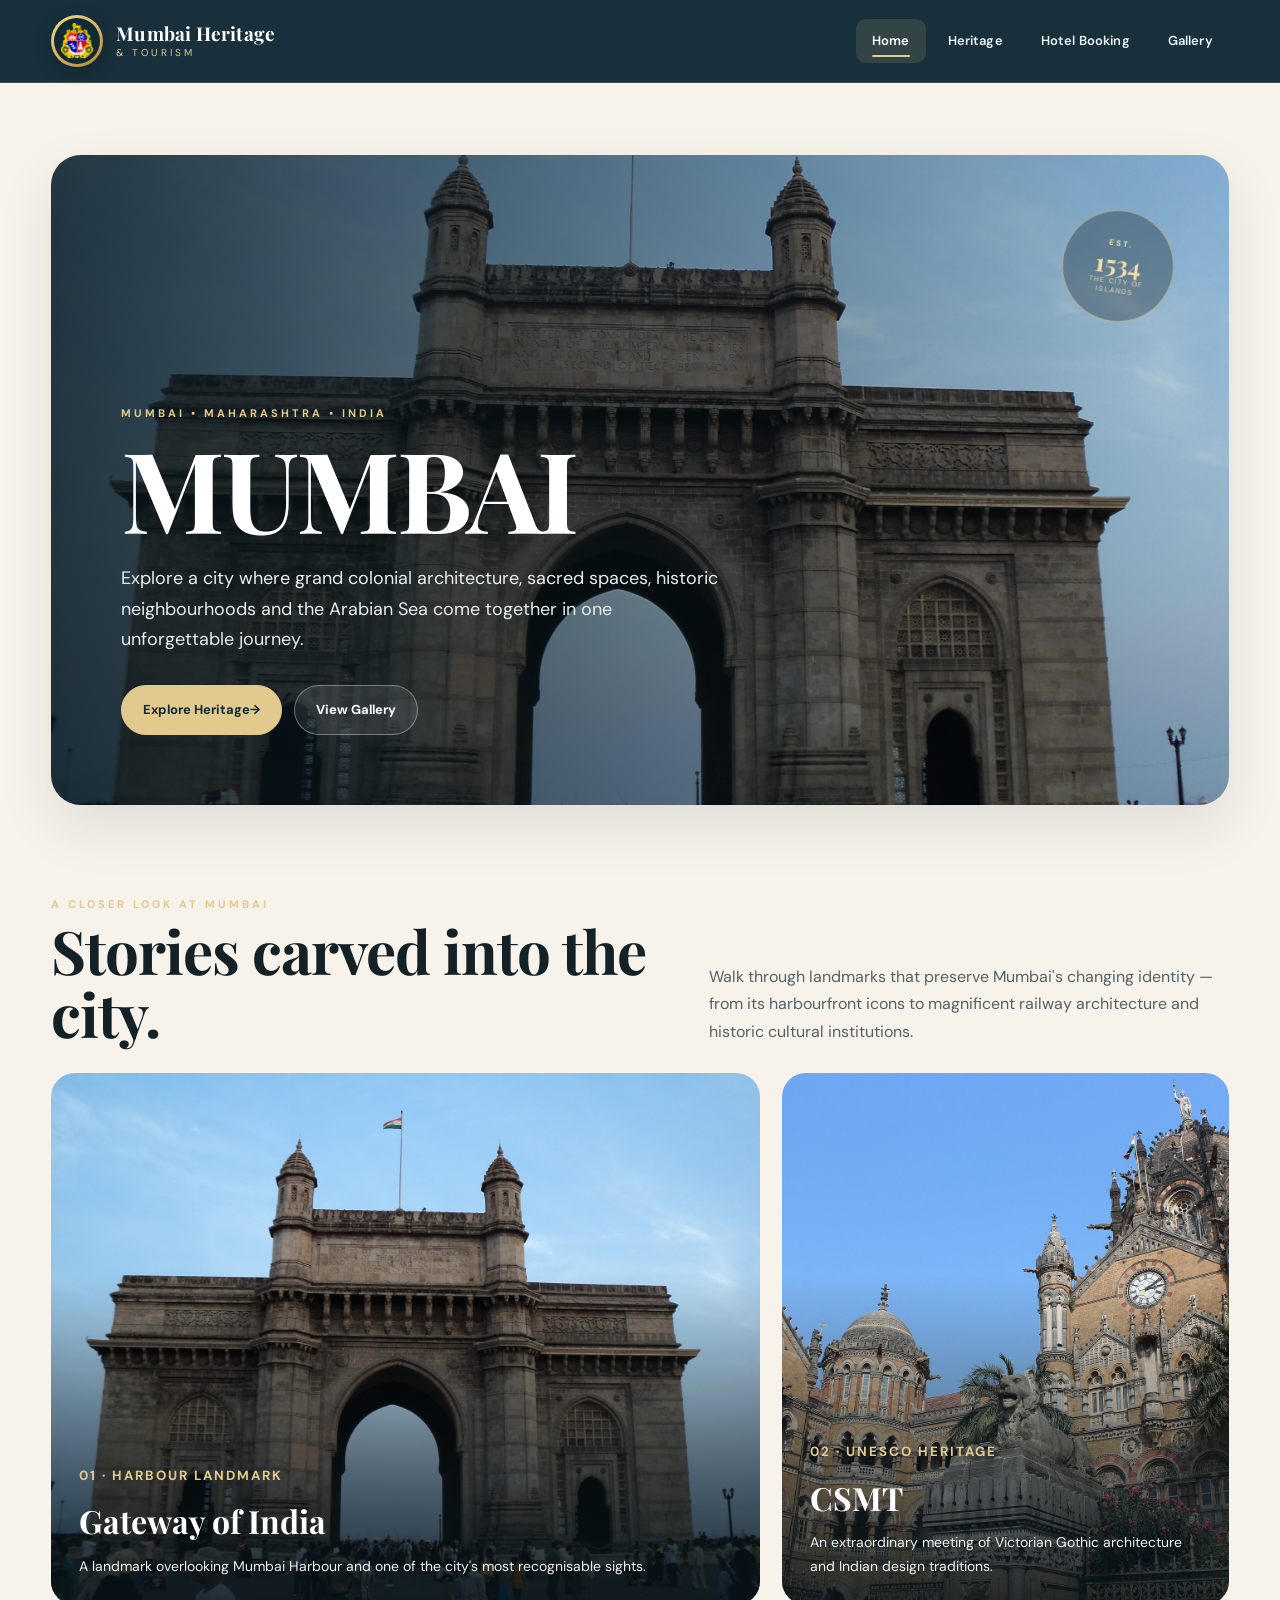
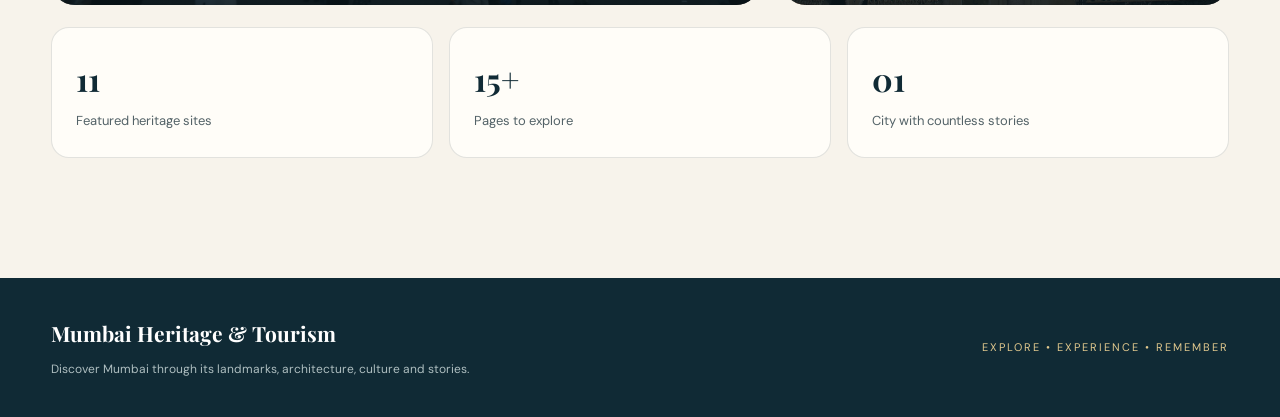
<file: index.html>
<!DOCTYPE html>
<html lang="en">
<head>
<meta charset="UTF-8">
<meta name="viewport" content="width=device-width, initial-scale=1.0">
<title>Mumbai Heritage & Tourism</title>
<link rel="stylesheet" href="css/style.css">
</head>
<body>

<header class="site-header">
  <div class="navbar">
    <a class="brand" href="index.html" aria-label="Mumbai Heritage and Tourism home">
      <span class="brand-mark-wrap">
        <img class="brand-mark" src="images/mumbai-logo.png" alt="Mumbai city emblem">
      </span>
      <span class="brand-copy">
        <strong>Mumbai Heritage</strong>
        <span>&amp; Tourism</span>
      </span>
    </a>

    <nav class="nav-links" aria-label="Main navigation">
      <a href="index.html" class="active">Home</a>
      <a href="heritage.html">Heritage</a>
      <a href="hotel-booking.html">Hotel Booking</a>
      <a href="gallery.html">Gallery</a>
    </nav>
  </div>
</header>

<main>
  <section class="hero">
    <div class="hero-content">
      <div class="eyebrow">MUMBAI • MAHARASHTRA • INDIA</div>
      <h1>MUMBAI</h1>
      <p>Explore a city where grand colonial architecture, sacred spaces, historic neighbourhoods and the Arabian Sea come together in one unforgettable journey.</p>
      <div class="actions">
        <a class="btn btn-primary" href="heritage.html">Explore Heritage <span>→</span></a>
        <a class="btn btn-secondary" href="gallery.html">View Gallery</a>
      </div>
    </div>
    <div class="hero-stamp" aria-hidden="true">
      <span>EST.</span>
      <strong>1534</strong>
      <small>THE CITY OF<br>ISLANDS</small>
    </div>
  </section>

  <section class="section">
    <div class="section-head">
      <div>
        <div class="page-kicker">A closer look at Mumbai</div>
        <h2>Stories carved into the city.</h2>
      </div>
      <p>Walk through landmarks that preserve Mumbai's changing identity — from its harbourfront icons to magnificent railway architecture and historic cultural institutions.</p>
    </div>

    <div class="feature-grid">
      <a class="feature-card" href="gateway-of-india.html">
        <img src="images/heritage/gateway-of-india.jpg" alt="Gateway of India">
        <div class="feature-copy">
          <small>01 · Harbour landmark</small>
          <h3>Gateway of India</h3>
          <p>A landmark overlooking Mumbai Harbour and one of the city's most recognisable sights.</p>
        </div>
      </a>

      <a class="feature-card" href="csmt.html">
        <img src="images/heritage/csmt.jpg" alt="Chhatrapati Shivaji Maharaj Terminus">
        <div class="feature-copy">
          <small>02 · UNESCO heritage</small>
          <h3>CSMT</h3>
          <p>An extraordinary meeting of Victorian Gothic architecture and Indian design traditions.</p>
        </div>
      </a>
    </div>

    <div class="stats">
      <div class="stat"><strong>11</strong><span>Featured heritage sites</span></div>
      <div class="stat"><strong>15+</strong><span>Pages to explore</span></div>
      <div class="stat"><strong>01</strong><span>City with countless stories</span></div>
    </div>
  </section>
</main>

<footer class="site-footer">
  <div class="footer-inner">
    <div>
      <strong>Mumbai Heritage &amp; Tourism</strong>
      <p>Discover Mumbai through its landmarks, architecture, culture and stories.</p>
    </div>
    <div class="footer-note">Explore • Experience • Remember</div>
  </div>
</footer>

</body>
</html>
</file>
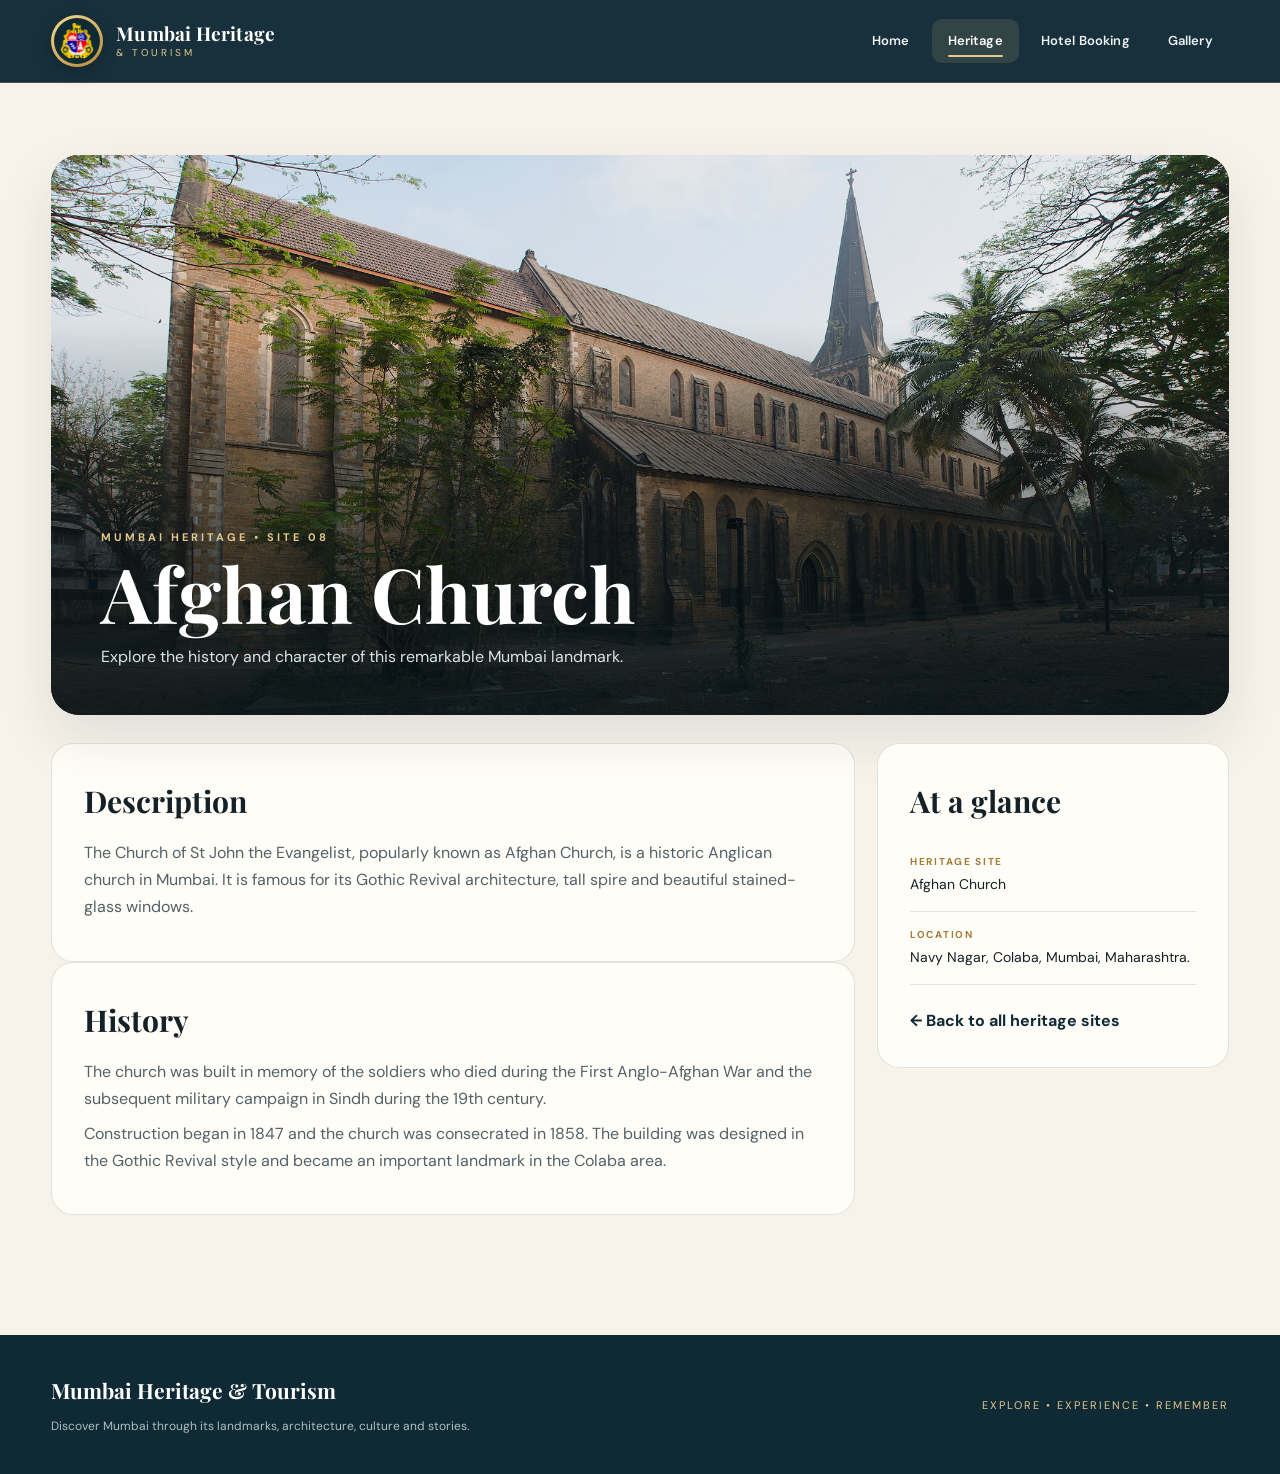
<file: afghan-church.html>
<!DOCTYPE html><html lang="en"><head><meta charset="UTF-8"><meta name="viewport" content="width=device-width, initial-scale=1.0"><title>Afghan Church | Mumbai Tourism</title><link rel="stylesheet" href="css/style.css"></head><body><header class="site-header"><div class="navbar">
<a class="brand" href="index.html" aria-label="Mumbai Heritage and Tourism home"><span class="brand-mark-wrap"><img class="brand-mark" src="images/mumbai-logo.png" alt="Mumbai city emblem"></span><span class="brand-copy"><strong>Mumbai Heritage</strong><span>&amp; Tourism</span></span></a><nav class="nav-links">
<a href="index.html" class="">Home</a>
<a href="heritage.html" class="active">Heritage</a>
<a href="hotel-booking.html" class="">Hotel Booking</a>
<a href="gallery.html" class="">Gallery</a>
</nav></div></header><main>
<section class="detail-hero"><img src="images/heritage/afghan-church.jpg" alt="Afghan Church, Mumbai"><div class="detail-title"><div class="page-kicker">MUMBAI HERITAGE • SITE 08</div><h1>Afghan Church</h1><p>Explore the history and character of this remarkable Mumbai landmark.</p></div></section>
<div class="detail-layout"><div><section class="detail-panel"><h2>Description</h2><p>
                    The Church of St John the Evangelist, popularly known
                    as Afghan Church, is a historic Anglican church in
                    Mumbai. It is famous for its Gothic Revival
                    architecture, tall spire and beautiful stained-glass
                    windows.
                </p></section>
<section class="detail-panel"><h2>History</h2><p>
                    The church was built in memory of the soldiers who died
                    during the First Anglo-Afghan War and the subsequent
                    military campaign in Sindh during the 19th century.
                </p><p>
                    Construction began in 1847 and the church was
                    consecrated in 1858. The building was designed in the
                    Gothic Revival style and became an important landmark
                    in the Colaba area.
                </p></section></div><aside class="info-panel"><h2>At a glance</h2><div class="info-row"><small>Heritage site</small><span>Afghan Church</span></div><div class="info-row"><small>Location</small><span>Navy Nagar, Colaba, Mumbai, Maharashtra.</span></div><a class="back" href="heritage.html">← Back to all heritage sites</a></aside></div>
</main><footer class="site-footer"><div class="footer-inner"><div><strong>Mumbai Heritage &amp; Tourism</strong><p>Discover Mumbai through its landmarks, architecture, culture and stories.</p></div><div class="footer-note">Explore • Experience • Remember</div></div></footer></body></html>
</file>
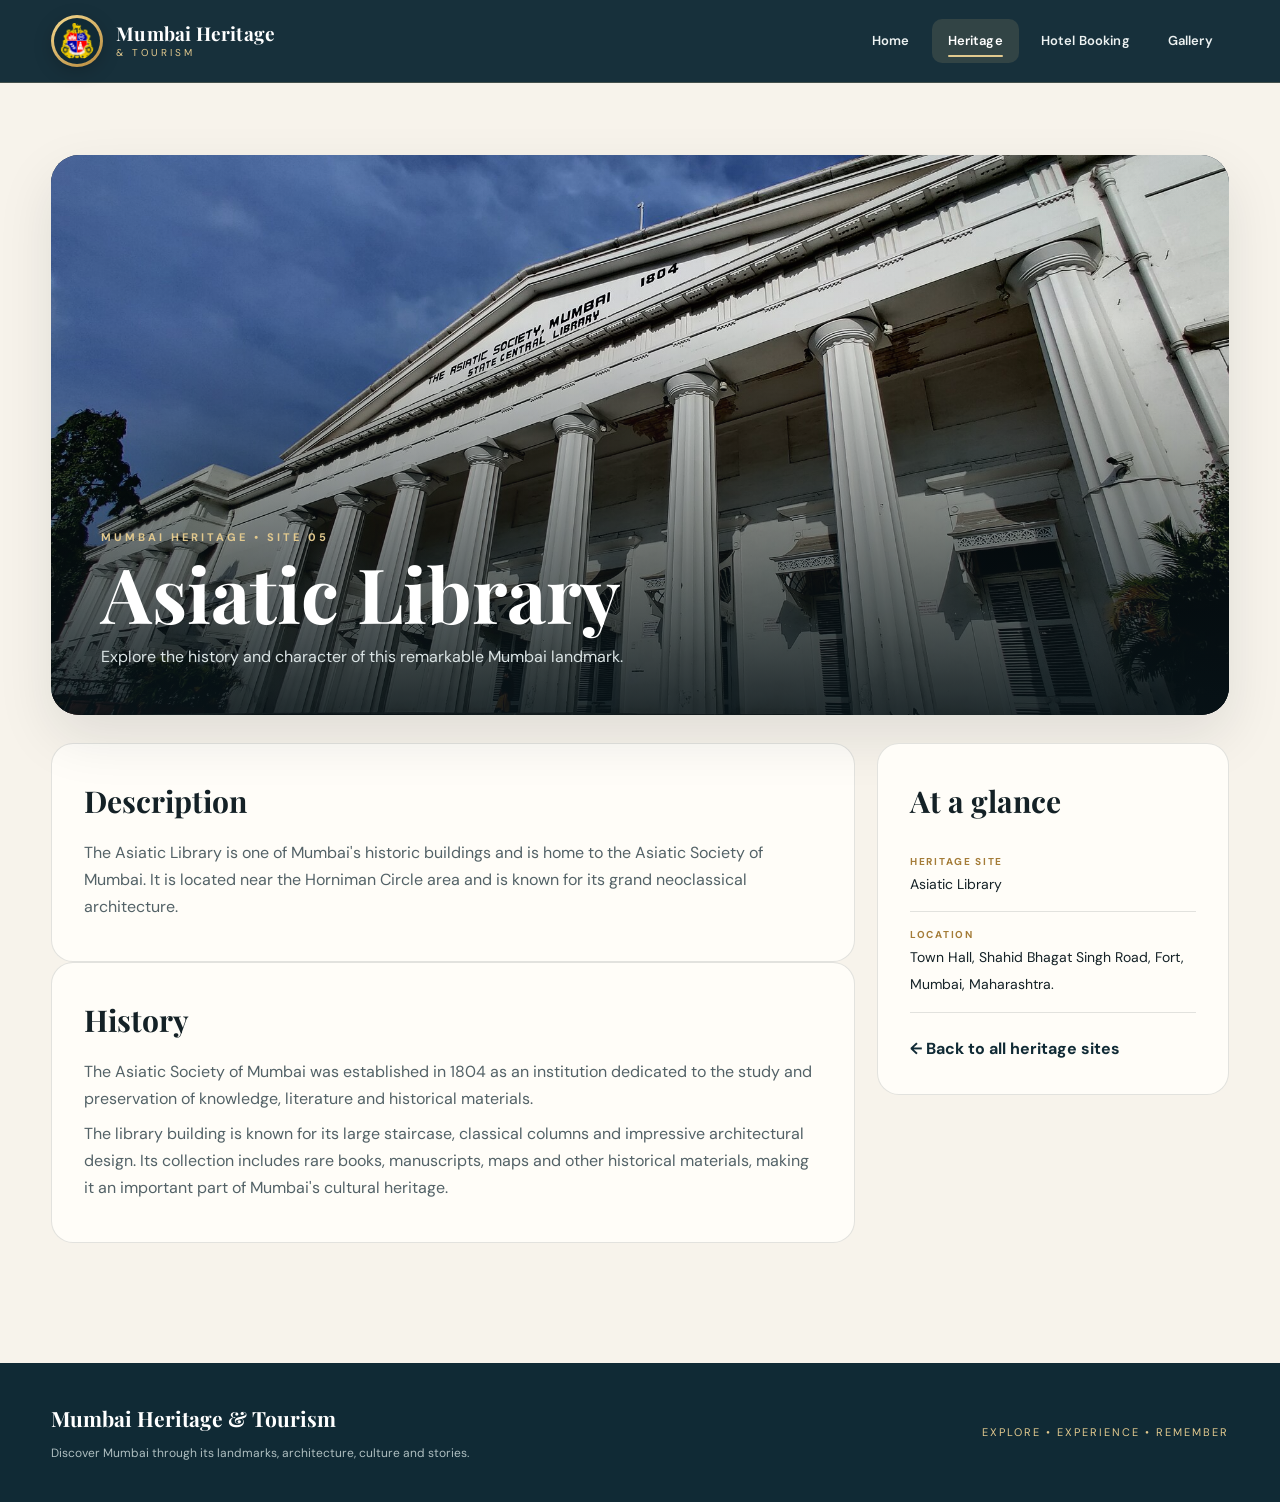
<file: asiatic-library.html>
<!DOCTYPE html><html lang="en"><head><meta charset="UTF-8"><meta name="viewport" content="width=device-width, initial-scale=1.0"><title>Asiatic Library | Mumbai Tourism</title><link rel="stylesheet" href="css/style.css"></head><body><header class="site-header"><div class="navbar">
<a class="brand" href="index.html" aria-label="Mumbai Heritage and Tourism home"><span class="brand-mark-wrap"><img class="brand-mark" src="images/mumbai-logo.png" alt="Mumbai city emblem"></span><span class="brand-copy"><strong>Mumbai Heritage</strong><span>&amp; Tourism</span></span></a><nav class="nav-links">
<a href="index.html" class="">Home</a>
<a href="heritage.html" class="active">Heritage</a>
<a href="hotel-booking.html" class="">Hotel Booking</a>
<a href="gallery.html" class="">Gallery</a>
</nav></div></header><main>
<section class="detail-hero"><img src="images/heritage/asiatic-library.jpg" alt="Asiatic Library, Mumbai"><div class="detail-title"><div class="page-kicker">MUMBAI HERITAGE • SITE 05</div><h1>Asiatic Library</h1><p>Explore the history and character of this remarkable Mumbai landmark.</p></div></section>
<div class="detail-layout"><div><section class="detail-panel"><h2>Description</h2><p>
                    The Asiatic Library is one of Mumbai's historic
                    buildings and is home to the Asiatic Society of Mumbai.
                    It is located near the Horniman Circle area and is
                    known for its grand neoclassical architecture.
                </p></section>
<section class="detail-panel"><h2>History</h2><p>
                    The Asiatic Society of Mumbai was established in 1804
                    as an institution dedicated to the study and
                    preservation of knowledge, literature and historical
                    materials.
                </p><p>
                    The library building is known for its large staircase,
                    classical columns and impressive architectural design.
                    Its collection includes rare books, manuscripts, maps
                    and other historical materials, making it an important
                    part of Mumbai's cultural heritage.
                </p></section></div><aside class="info-panel"><h2>At a glance</h2><div class="info-row"><small>Heritage site</small><span>Asiatic Library</span></div><div class="info-row"><small>Location</small><span>Town Hall, Shahid Bhagat Singh Road, Fort, Mumbai,
                    Maharashtra.</span></div><a class="back" href="heritage.html">← Back to all heritage sites</a></aside></div>
</main><footer class="site-footer"><div class="footer-inner"><div><strong>Mumbai Heritage &amp; Tourism</strong><p>Discover Mumbai through its landmarks, architecture, culture and stories.</p></div><div class="footer-note">Explore • Experience • Remember</div></div></footer></body></html>
</file>
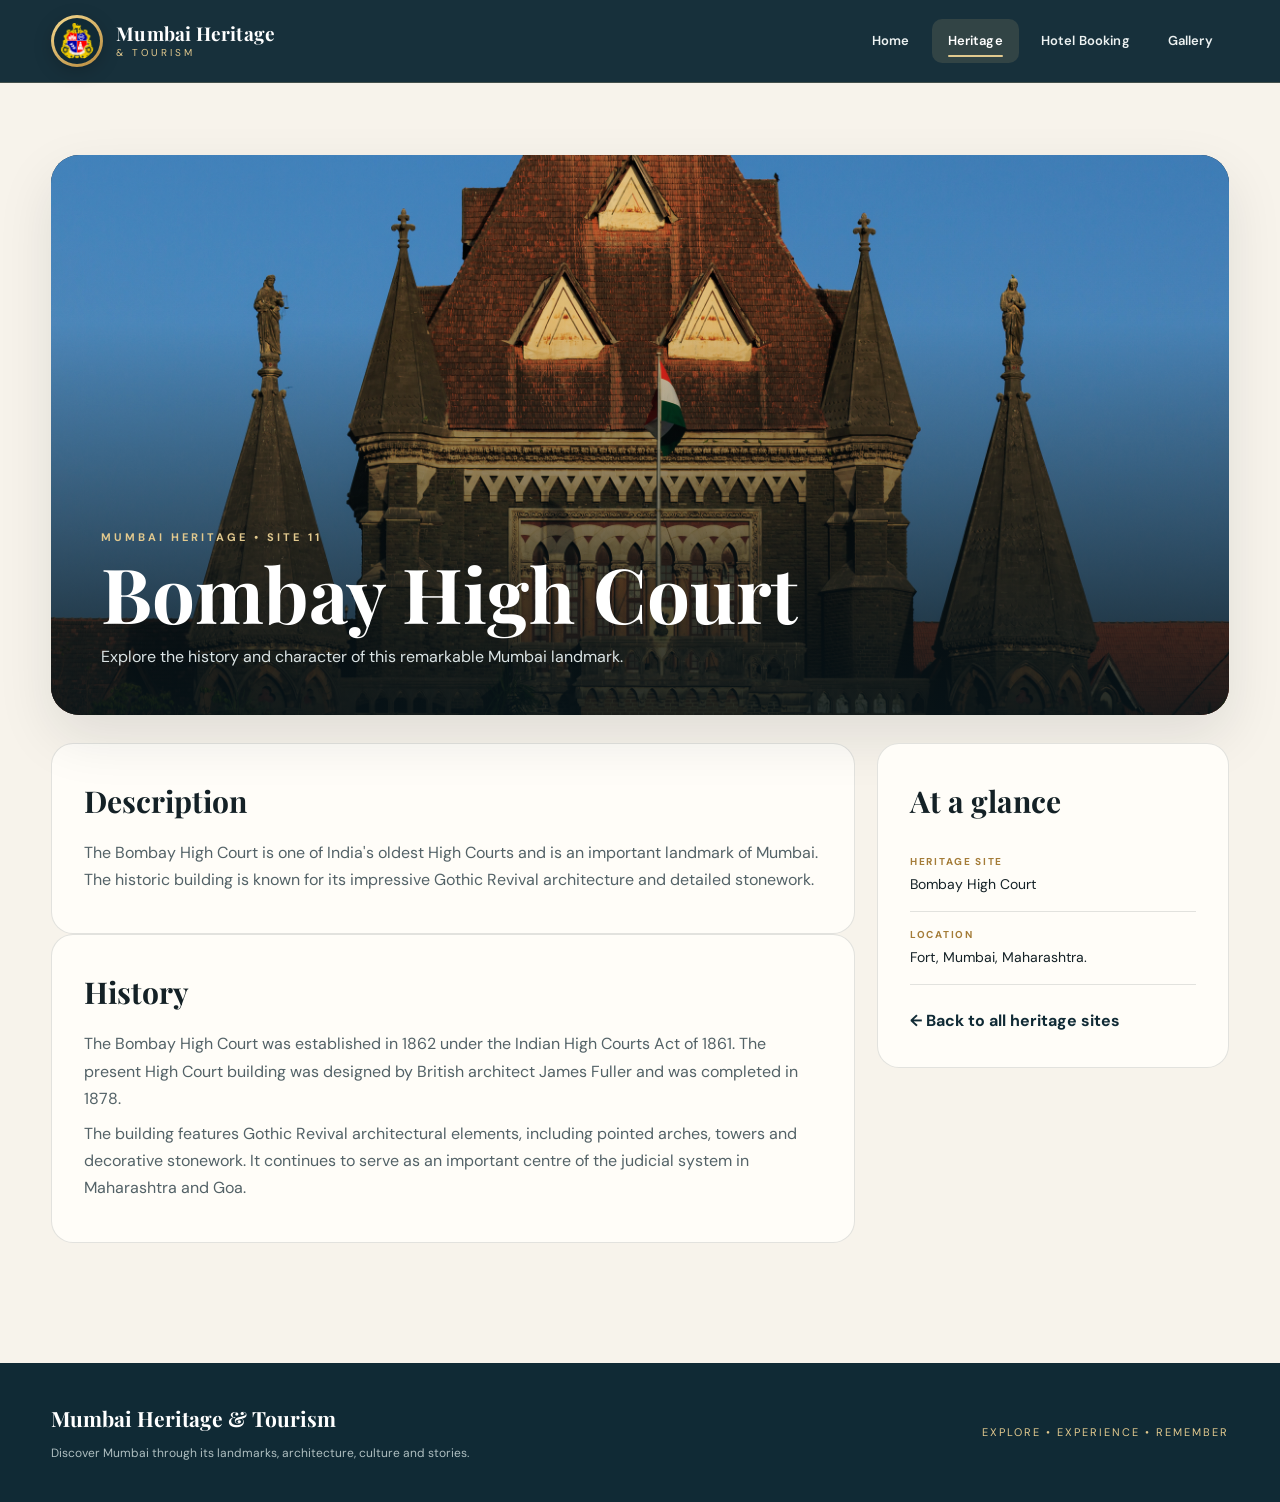
<file: bombay-high-court.html>
<!DOCTYPE html><html lang="en"><head><meta charset="UTF-8"><meta name="viewport" content="width=device-width, initial-scale=1.0"><title>Bombay High Court | Mumbai Tourism</title><link rel="stylesheet" href="css/style.css"></head><body><header class="site-header"><div class="navbar">
<a class="brand" href="index.html" aria-label="Mumbai Heritage and Tourism home"><span class="brand-mark-wrap"><img class="brand-mark" src="images/mumbai-logo.png" alt="Mumbai city emblem"></span><span class="brand-copy"><strong>Mumbai Heritage</strong><span>&amp; Tourism</span></span></a><nav class="nav-links">
<a href="index.html" class="">Home</a>
<a href="heritage.html" class="active">Heritage</a>
<a href="hotel-booking.html" class="">Hotel Booking</a>
<a href="gallery.html" class="">Gallery</a>
</nav></div></header><main>
<section class="detail-hero"><img src="images/heritage/bombay-high-court-new.jpg" alt="Bombay High Court, Mumbai"><div class="detail-title"><div class="page-kicker">MUMBAI HERITAGE • SITE 11</div><h1>Bombay High Court</h1><p>Explore the history and character of this remarkable Mumbai landmark.</p></div></section>
<div class="detail-layout"><div><section class="detail-panel"><h2>Description</h2><p>
                    The Bombay High Court is one of India's oldest High
                    Courts and is an important landmark of Mumbai. The
                    historic building is known for its impressive Gothic
                    Revival architecture and detailed stonework.
                </p></section>
<section class="detail-panel"><h2>History</h2><p>
                    The Bombay High Court was established in 1862 under
                    the Indian High Courts Act of 1861. The present High
                    Court building was designed by British architect James
                    Fuller and was completed in 1878.
                </p><p>
                    The building features Gothic Revival architectural
                    elements, including pointed arches, towers and
                    decorative stonework. It continues to serve as an
                    important centre of the judicial system in Maharashtra
                    and Goa.
                </p></section></div><aside class="info-panel"><h2>At a glance</h2><div class="info-row"><small>Heritage site</small><span>Bombay High Court</span></div><div class="info-row"><small>Location</small><span>Fort, Mumbai, Maharashtra.</span></div><a class="back" href="heritage.html">← Back to all heritage sites</a></aside></div>
</main><footer class="site-footer"><div class="footer-inner"><div><strong>Mumbai Heritage &amp; Tourism</strong><p>Discover Mumbai through its landmarks, architecture, culture and stories.</p></div><div class="footer-note">Explore • Experience • Remember</div></div></footer></body></html>
</file>
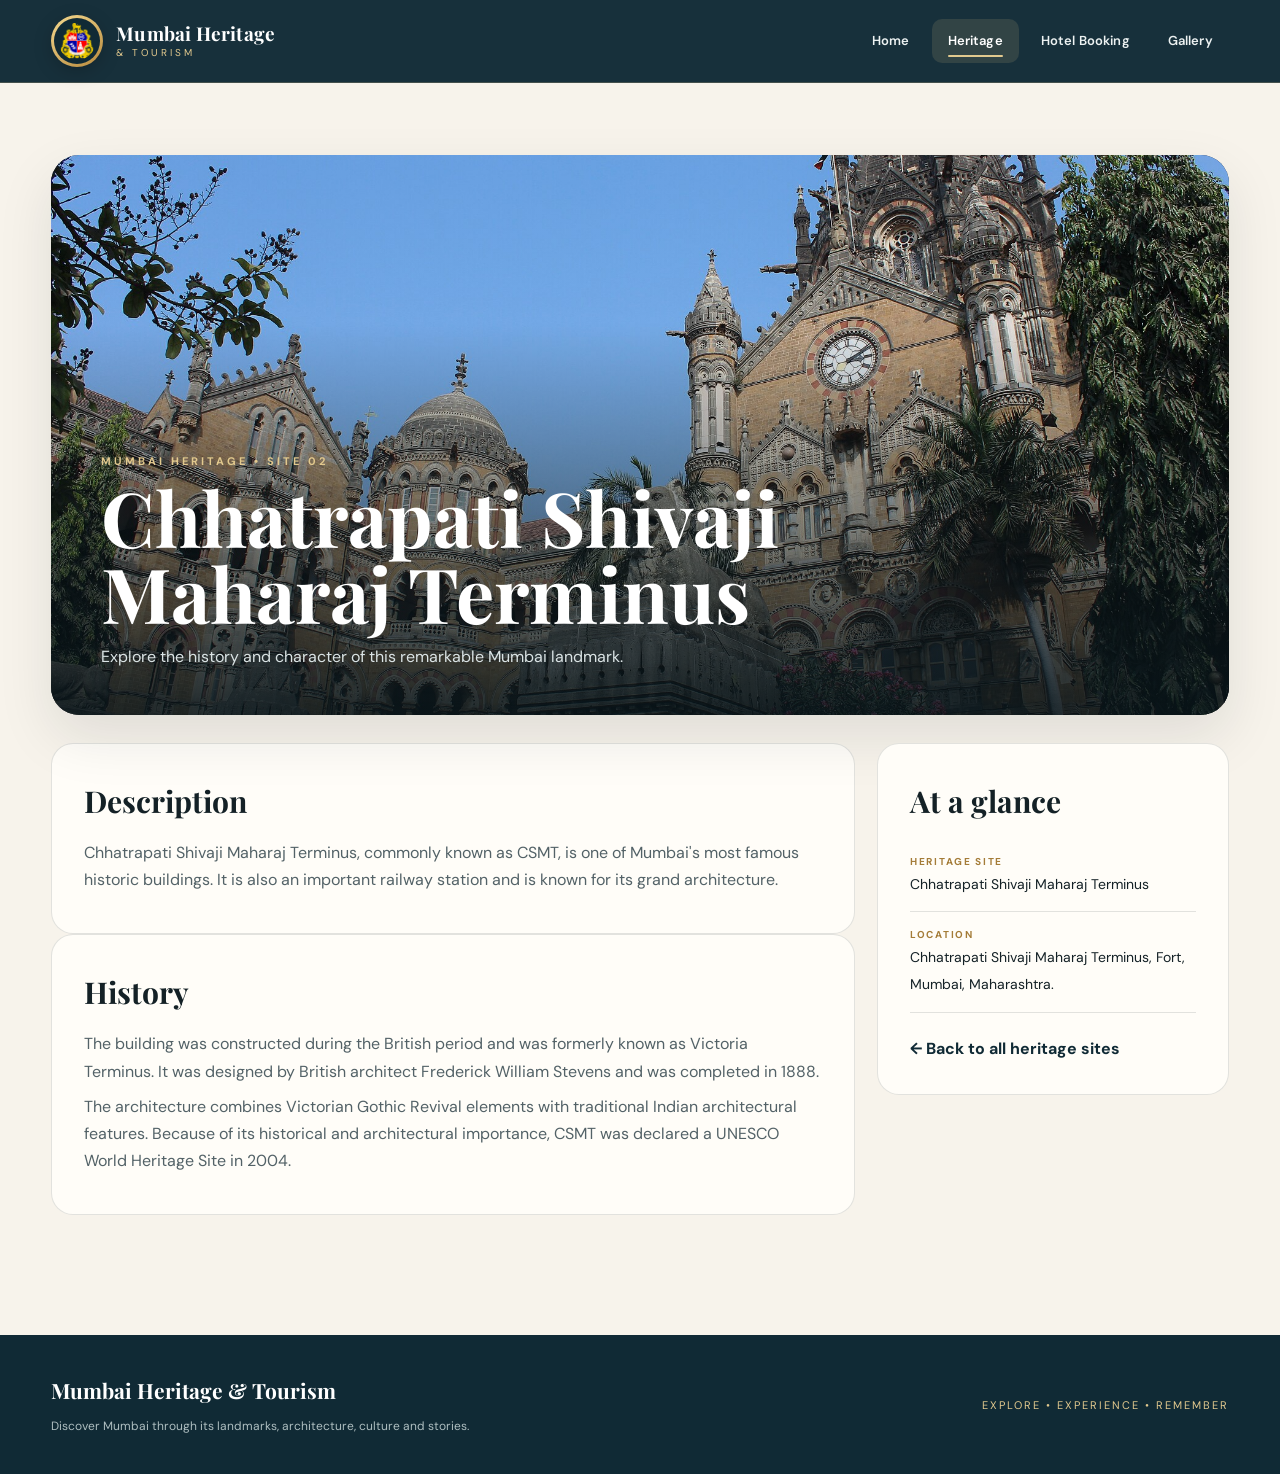
<file: csmt.html>
<!DOCTYPE html><html lang="en"><head><meta charset="UTF-8"><meta name="viewport" content="width=device-width, initial-scale=1.0"><title>Chhatrapati Shivaji Maharaj Terminus | Mumbai Tourism</title><link rel="stylesheet" href="css/style.css"></head><body><header class="site-header"><div class="navbar">
<a class="brand" href="index.html" aria-label="Mumbai Heritage and Tourism home"><span class="brand-mark-wrap"><img class="brand-mark" src="images/mumbai-logo.png" alt="Mumbai city emblem"></span><span class="brand-copy"><strong>Mumbai Heritage</strong><span>&amp; Tourism</span></span></a><nav class="nav-links">
<a href="index.html" class="">Home</a>
<a href="heritage.html" class="active">Heritage</a>
<a href="hotel-booking.html" class="">Hotel Booking</a>
<a href="gallery.html" class="">Gallery</a>
</nav></div></header><main>
<section class="detail-hero"><img src="images/heritage/csmt.jpg" alt="Chhatrapati Shivaji Maharaj Terminus, Mumbai"><div class="detail-title"><div class="page-kicker">MUMBAI HERITAGE • SITE 02</div><h1>Chhatrapati Shivaji Maharaj Terminus</h1><p>Explore the history and character of this remarkable Mumbai landmark.</p></div></section>
<div class="detail-layout"><div><section class="detail-panel"><h2>Description</h2><p>
                    Chhatrapati Shivaji Maharaj Terminus, commonly known
                    as CSMT, is one of Mumbai's most famous historic
                    buildings. It is also an important railway station
                    and is known for its grand architecture.
                </p></section>
<section class="detail-panel"><h2>History</h2><p>
                    The building was constructed during the British period
                    and was formerly known as Victoria Terminus. It was
                    designed by British architect Frederick William Stevens
                    and was completed in 1888.
                </p><p>
                    The architecture combines Victorian Gothic Revival
                    elements with traditional Indian architectural
                    features. Because of its historical and architectural
                    importance, CSMT was declared a UNESCO World Heritage
                    Site in 2004.
                </p></section></div><aside class="info-panel"><h2>At a glance</h2><div class="info-row"><small>Heritage site</small><span>Chhatrapati Shivaji Maharaj Terminus</span></div><div class="info-row"><small>Location</small><span>Chhatrapati Shivaji Maharaj Terminus, Fort, Mumbai,
                    Maharashtra.</span></div><a class="back" href="heritage.html">← Back to all heritage sites</a></aside></div>
</main><footer class="site-footer"><div class="footer-inner"><div><strong>Mumbai Heritage &amp; Tourism</strong><p>Discover Mumbai through its landmarks, architecture, culture and stories.</p></div><div class="footer-note">Explore • Experience • Remember</div></div></footer></body></html>
</file>
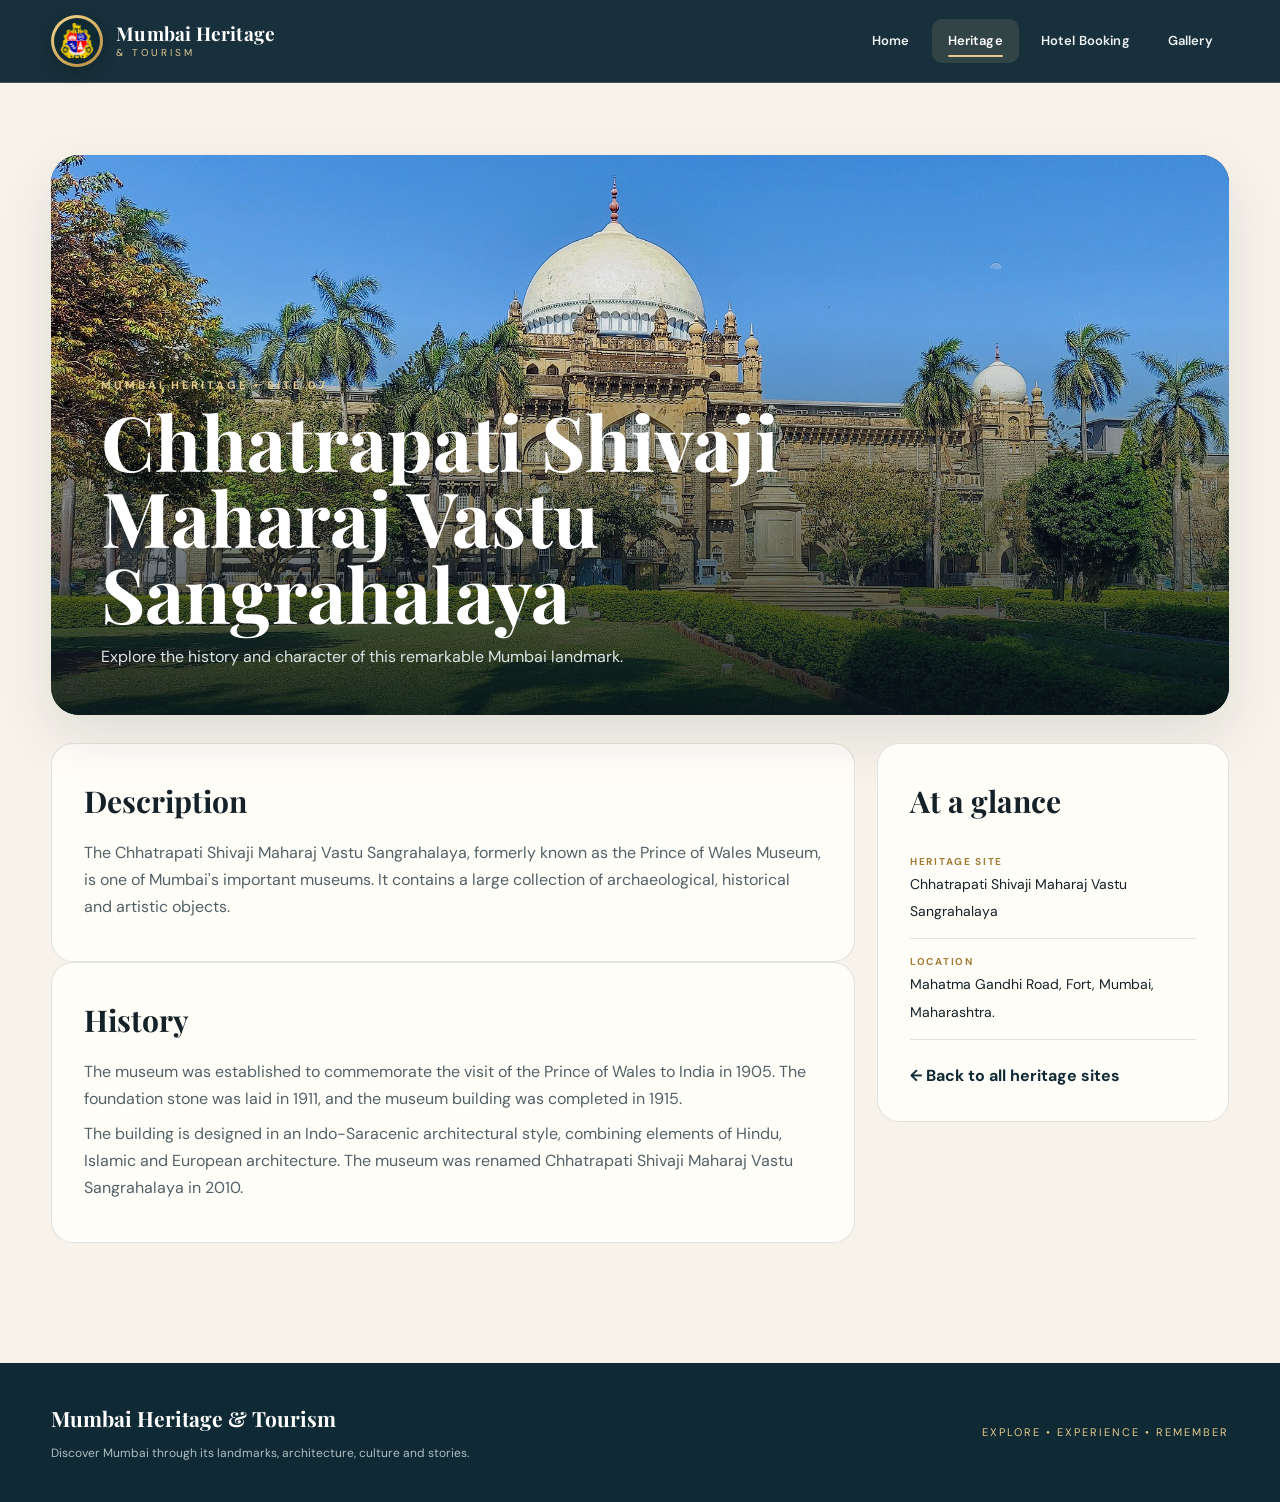
<file: csmvs.html>
<!DOCTYPE html><html lang="en"><head><meta charset="UTF-8"><meta name="viewport" content="width=device-width, initial-scale=1.0"><title>Chhatrapati Shivaji Maharaj Vastu Sangrahalaya | Mumbai Tourism</title><link rel="stylesheet" href="css/style.css"></head><body><header class="site-header"><div class="navbar">
<a class="brand" href="index.html" aria-label="Mumbai Heritage and Tourism home"><span class="brand-mark-wrap"><img class="brand-mark" src="images/mumbai-logo.png" alt="Mumbai city emblem"></span><span class="brand-copy"><strong>Mumbai Heritage</strong><span>&amp; Tourism</span></span></a><nav class="nav-links">
<a href="index.html" class="">Home</a>
<a href="heritage.html" class="active">Heritage</a>
<a href="hotel-booking.html" class="">Hotel Booking</a>
<a href="gallery.html" class="">Gallery</a>
</nav></div></header><main>
<section class="detail-hero"><img src="images/heritage/csmvs.jpg" alt="Chhatrapati Shivaji Maharaj Vastu Sangrahalaya, Mumbai"><div class="detail-title"><div class="page-kicker">MUMBAI HERITAGE • SITE 07</div><h1>Chhatrapati Shivaji Maharaj Vastu Sangrahalaya</h1><p>Explore the history and character of this remarkable Mumbai landmark.</p></div></section>
<div class="detail-layout"><div><section class="detail-panel"><h2>Description</h2><p>
                    The Chhatrapati Shivaji Maharaj Vastu Sangrahalaya,
                    formerly known as the Prince of Wales Museum, is one
                    of Mumbai's important museums. It contains a large
                    collection of archaeological, historical and artistic
                    objects.
                </p></section>
<section class="detail-panel"><h2>History</h2><p>
                    The museum was established to commemorate the visit of
                    the Prince of Wales to India in 1905. The foundation
                    stone was laid in 1911, and the museum building was
                    completed in 1915.
                </p><p>
                    The building is designed in an Indo-Saracenic
                    architectural style, combining elements of Hindu,
                    Islamic and European architecture. The museum was
                    renamed Chhatrapati Shivaji Maharaj Vastu Sangrahalaya
                    in 2010.
                </p></section></div><aside class="info-panel"><h2>At a glance</h2><div class="info-row"><small>Heritage site</small><span>Chhatrapati Shivaji Maharaj Vastu Sangrahalaya</span></div><div class="info-row"><small>Location</small><span>Mahatma Gandhi Road, Fort, Mumbai, Maharashtra.</span></div><a class="back" href="heritage.html">← Back to all heritage sites</a></aside></div>
</main><footer class="site-footer"><div class="footer-inner"><div><strong>Mumbai Heritage &amp; Tourism</strong><p>Discover Mumbai through its landmarks, architecture, culture and stories.</p></div><div class="footer-note">Explore • Experience • Remember</div></div></footer></body></html>
</file>
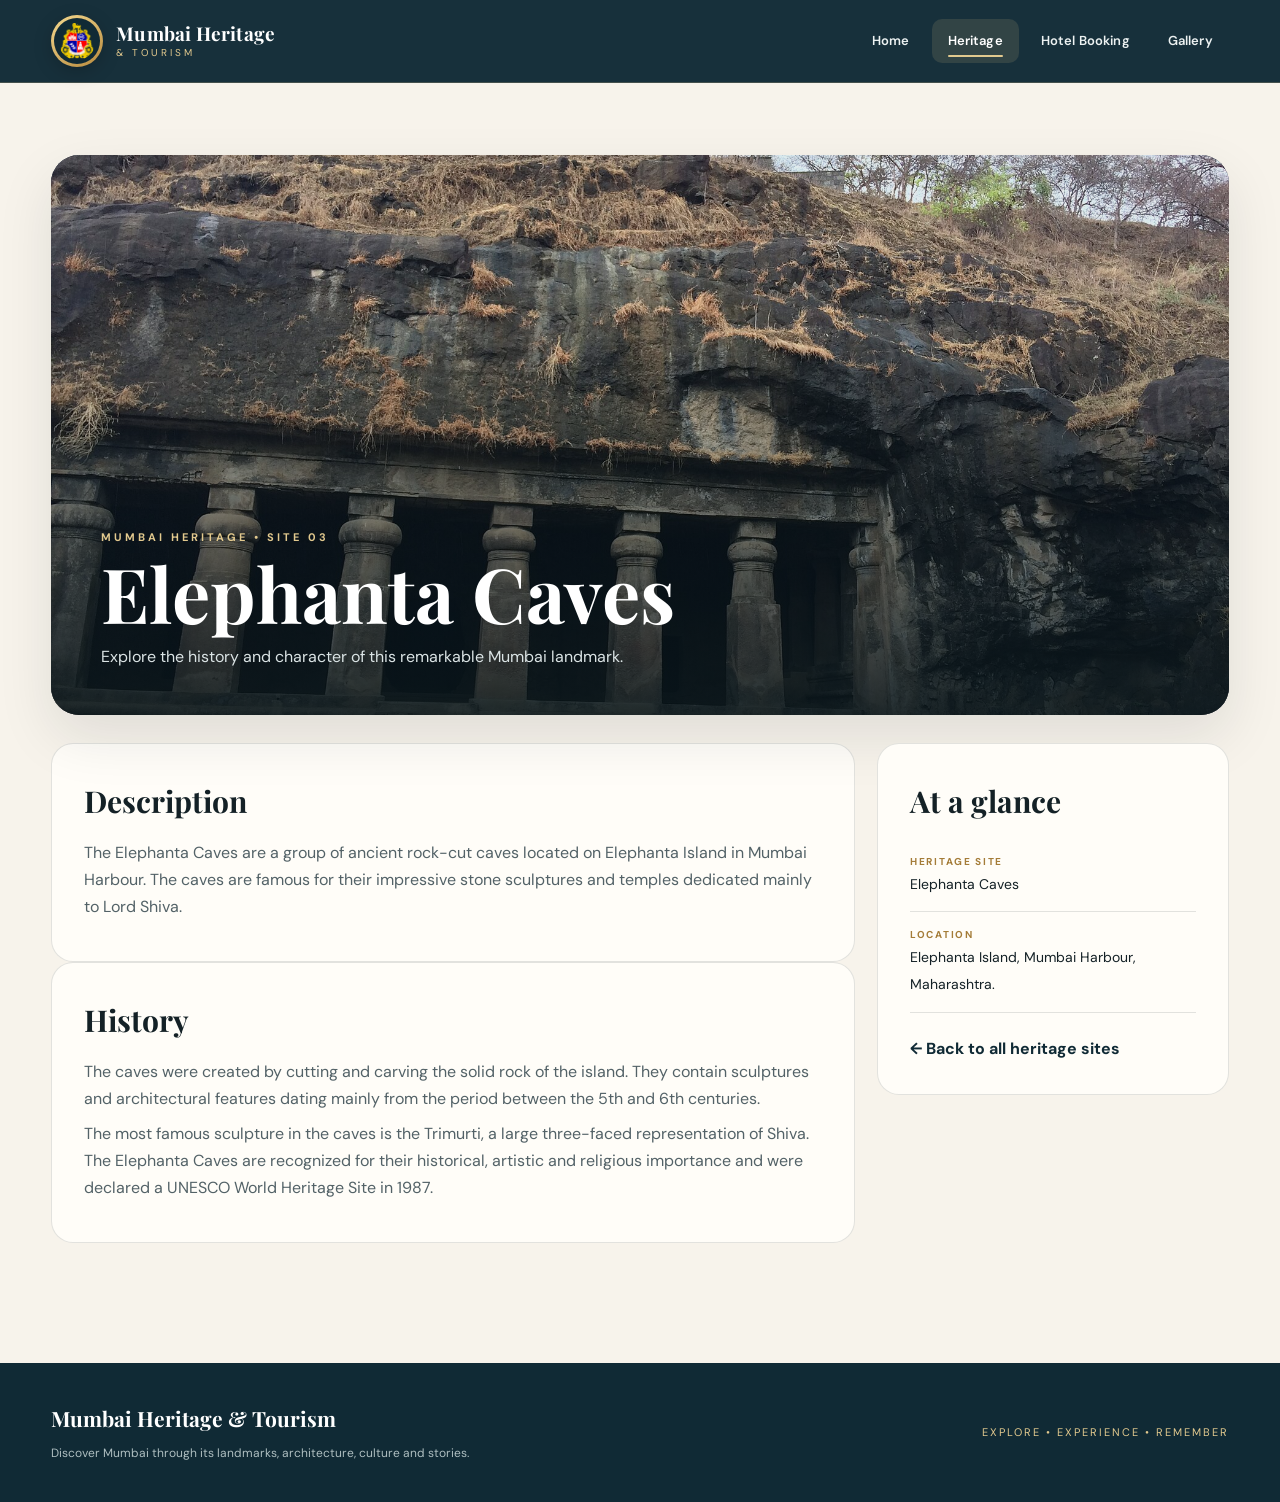
<file: elephanta-caves.html>
<!DOCTYPE html><html lang="en"><head><meta charset="UTF-8"><meta name="viewport" content="width=device-width, initial-scale=1.0"><title>Elephanta Caves | Mumbai Tourism</title><link rel="stylesheet" href="css/style.css"></head><body><header class="site-header"><div class="navbar">
<a class="brand" href="index.html" aria-label="Mumbai Heritage and Tourism home"><span class="brand-mark-wrap"><img class="brand-mark" src="images/mumbai-logo.png" alt="Mumbai city emblem"></span><span class="brand-copy"><strong>Mumbai Heritage</strong><span>&amp; Tourism</span></span></a><nav class="nav-links">
<a href="index.html" class="">Home</a>
<a href="heritage.html" class="active">Heritage</a>
<a href="hotel-booking.html" class="">Hotel Booking</a>
<a href="gallery.html" class="">Gallery</a>
</nav></div></header><main>
<section class="detail-hero"><img src="images/heritage/elephanta-caves.jpg" alt="Elephanta Caves, Mumbai"><div class="detail-title"><div class="page-kicker">MUMBAI HERITAGE • SITE 03</div><h1>Elephanta Caves</h1><p>Explore the history and character of this remarkable Mumbai landmark.</p></div></section>
<div class="detail-layout"><div><section class="detail-panel"><h2>Description</h2><p>
                    The Elephanta Caves are a group of ancient rock-cut
                    caves located on Elephanta Island in Mumbai Harbour.
                    The caves are famous for their impressive stone
                    sculptures and temples dedicated mainly to Lord Shiva.
                </p></section>
<section class="detail-panel"><h2>History</h2><p>
                    The caves were created by cutting and carving the
                    solid rock of the island. They contain sculptures and
                    architectural features dating mainly from the period
                    between the 5th and 6th centuries.
                </p><p>
                    The most famous sculpture in the caves is the Trimurti,
                    a large three-faced representation of Shiva. The
                    Elephanta Caves are recognized for their historical,
                    artistic and religious importance and were declared a
                    UNESCO World Heritage Site in 1987.
                </p></section></div><aside class="info-panel"><h2>At a glance</h2><div class="info-row"><small>Heritage site</small><span>Elephanta Caves</span></div><div class="info-row"><small>Location</small><span>Elephanta Island, Mumbai Harbour, Maharashtra.</span></div><a class="back" href="heritage.html">← Back to all heritage sites</a></aside></div>
</main><footer class="site-footer"><div class="footer-inner"><div><strong>Mumbai Heritage &amp; Tourism</strong><p>Discover Mumbai through its landmarks, architecture, culture and stories.</p></div><div class="footer-note">Explore • Experience • Remember</div></div></footer></body></html>
</file>
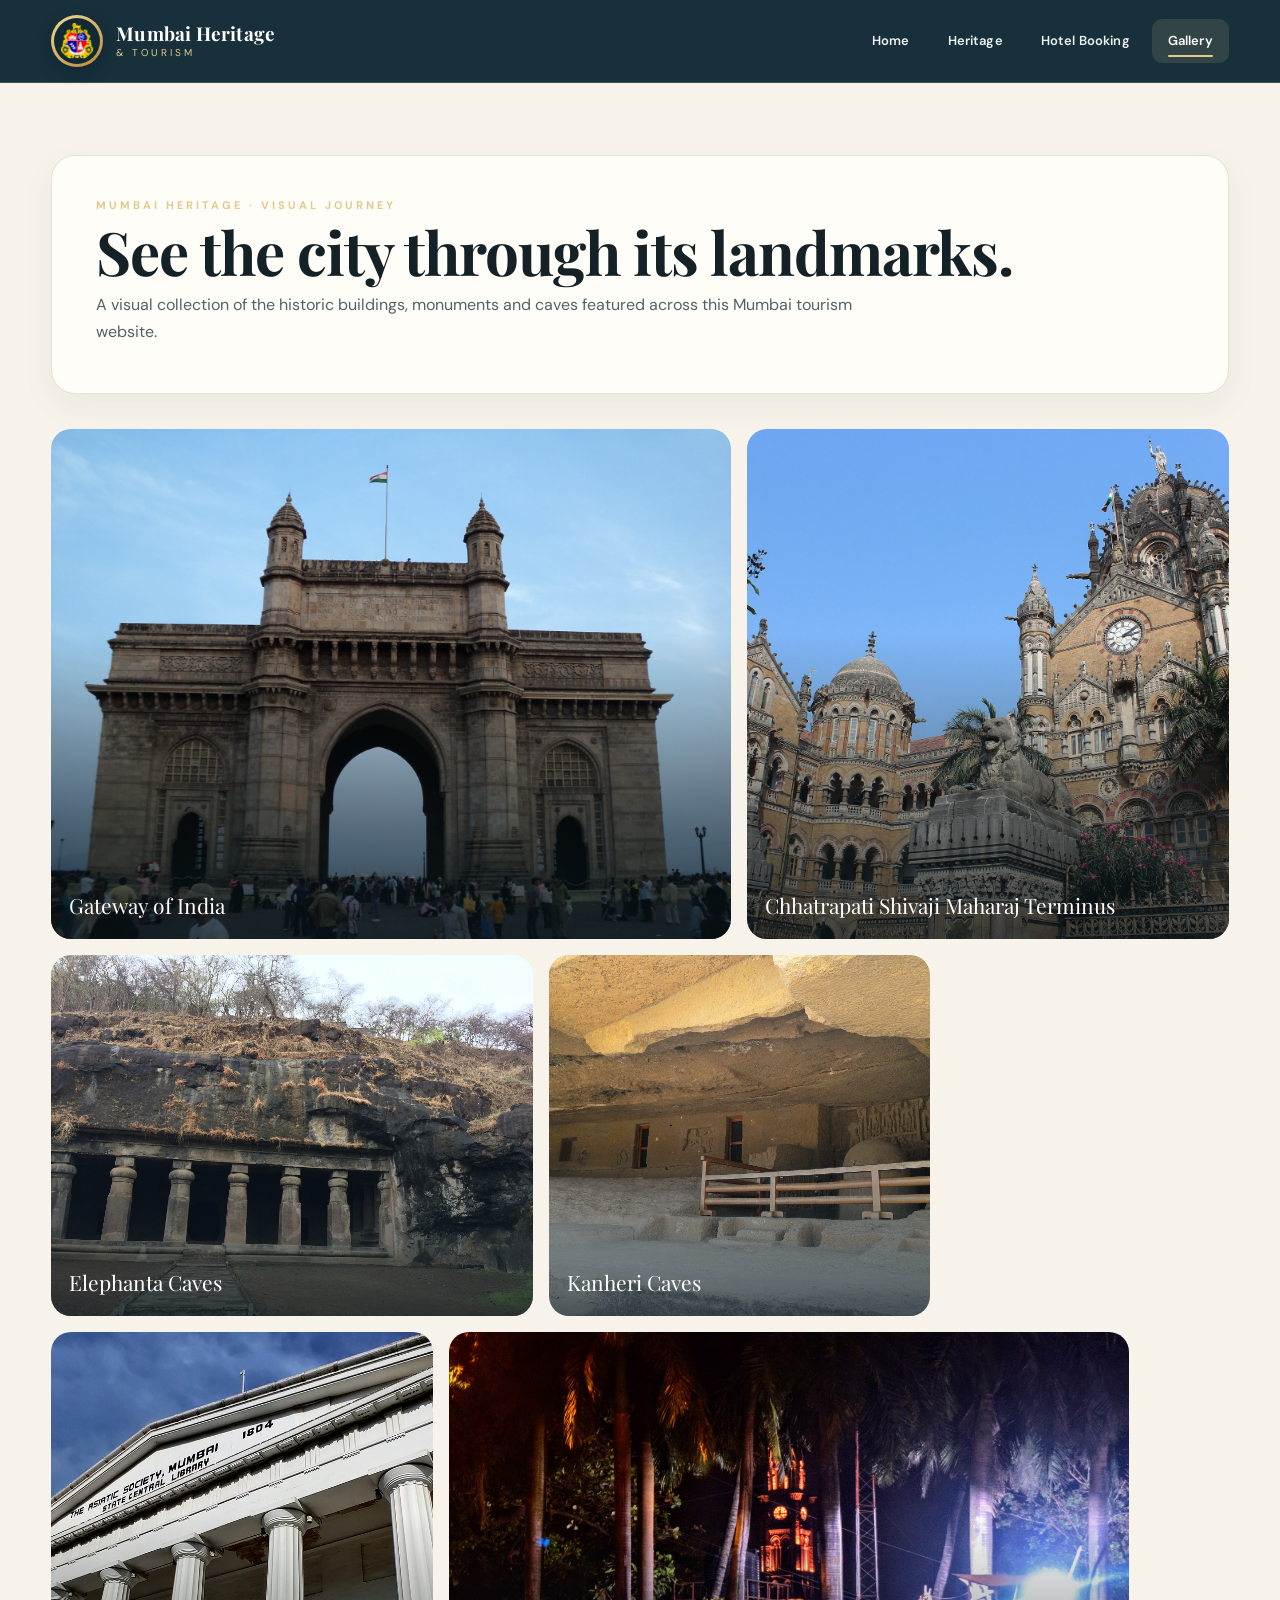
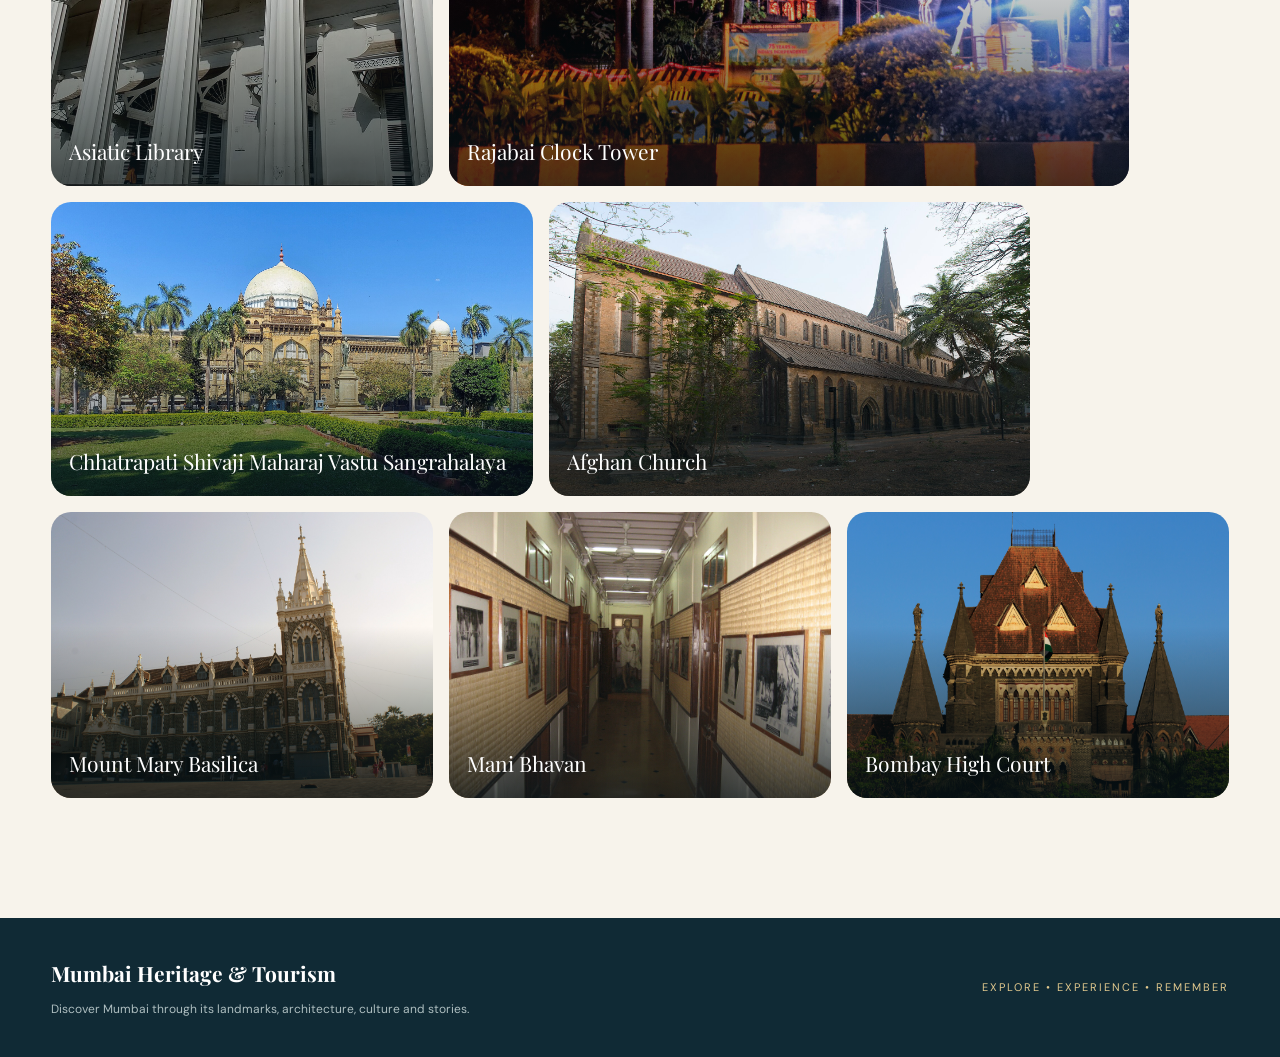
<file: gallery.html>
<!DOCTYPE html><html lang="en"><head><meta charset="UTF-8"><meta name="viewport" content="width=device-width, initial-scale=1.0"><title>Mumbai Heritage Gallery</title><link rel="stylesheet" href="css/style.css"></head><body><header class="site-header"><div class="navbar">
<a class="brand" href="index.html" aria-label="Mumbai Heritage and Tourism home"><span class="brand-mark-wrap"><img class="brand-mark" src="images/mumbai-logo.png" alt="Mumbai city emblem"></span><span class="brand-copy"><strong>Mumbai Heritage</strong><span>&amp; Tourism</span></span></a><nav class="nav-links">
<a href="index.html" class="">Home</a>
<a href="heritage.html" class="">Heritage</a>
<a href="hotel-booking.html" class="">Hotel Booking</a>
<a href="gallery.html" class="active">Gallery</a>
</nav></div></header><main>
<section class="intro"><div class="page-kicker">Mumbai heritage · Visual journey</div><h1 class="page-title">See the city through its landmarks.</h1><p>A visual collection of the historic buildings, monuments and caves featured across this Mumbai tourism website.</p></section>
<section class="gallery"><a class="gallery-item" href="gateway-of-india.html"><img src="images/heritage/gateway-of-india.jpg" alt="Gateway of India"><span class="gallery-caption">Gateway of India</span></a><a class="gallery-item" href="csmt.html"><img src="images/heritage/csmt.jpg" alt="Chhatrapati Shivaji Maharaj Terminus"><span class="gallery-caption">Chhatrapati Shivaji Maharaj Terminus</span></a><a class="gallery-item" href="elephanta-caves.html"><img src="images/heritage/elephanta-caves.jpg" alt="Elephanta Caves"><span class="gallery-caption">Elephanta Caves</span></a><a class="gallery-item" href="kanheri-caves.html"><img src="images/heritage/kanheri-caves.jpg" alt="Kanheri Caves"><span class="gallery-caption">Kanheri Caves</span></a><a class="gallery-item" href="asiatic-library.html"><img src="images/heritage/asiatic-library.jpg" alt="Asiatic Library"><span class="gallery-caption">Asiatic Library</span></a><a class="gallery-item" href="rajabai-clock-tower.html"><img src="images/heritage/rajabai-clock-tower.jpg" alt="Rajabai Clock Tower"><span class="gallery-caption">Rajabai Clock Tower</span></a><a class="gallery-item" href="csmvs.html"><img src="images/heritage/csmvs.jpg" alt="Chhatrapati Shivaji Maharaj Vastu Sangrahalaya"><span class="gallery-caption">Chhatrapati Shivaji Maharaj Vastu Sangrahalaya</span></a><a class="gallery-item" href="afghan-church.html"><img src="images/heritage/afghan-church.jpg" alt="Afghan Church"><span class="gallery-caption">Afghan Church</span></a><a class="gallery-item" href="mount-mary-basilica.html"><img src="images/heritage/mount-mary-basilica.jpg" alt="Mount Mary Basilica"><span class="gallery-caption">Mount Mary Basilica</span></a><a class="gallery-item" href="mani-bhavan.html"><img src="images/heritage/mani-bhavan.jpg" alt="Mani Bhavan"><span class="gallery-caption">Mani Bhavan</span></a><a class="gallery-item" href="bombay-high-court.html"><img src="images/heritage/bombay-high-court-new.jpg" alt="Bombay High Court"><span class="gallery-caption">Bombay High Court</span></a></section></main><footer class="site-footer"><div class="footer-inner"><div><strong>Mumbai Heritage &amp; Tourism</strong><p>Discover Mumbai through its landmarks, architecture, culture and stories.</p></div><div class="footer-note">Explore • Experience • Remember</div></div></footer></body></html>
</file>
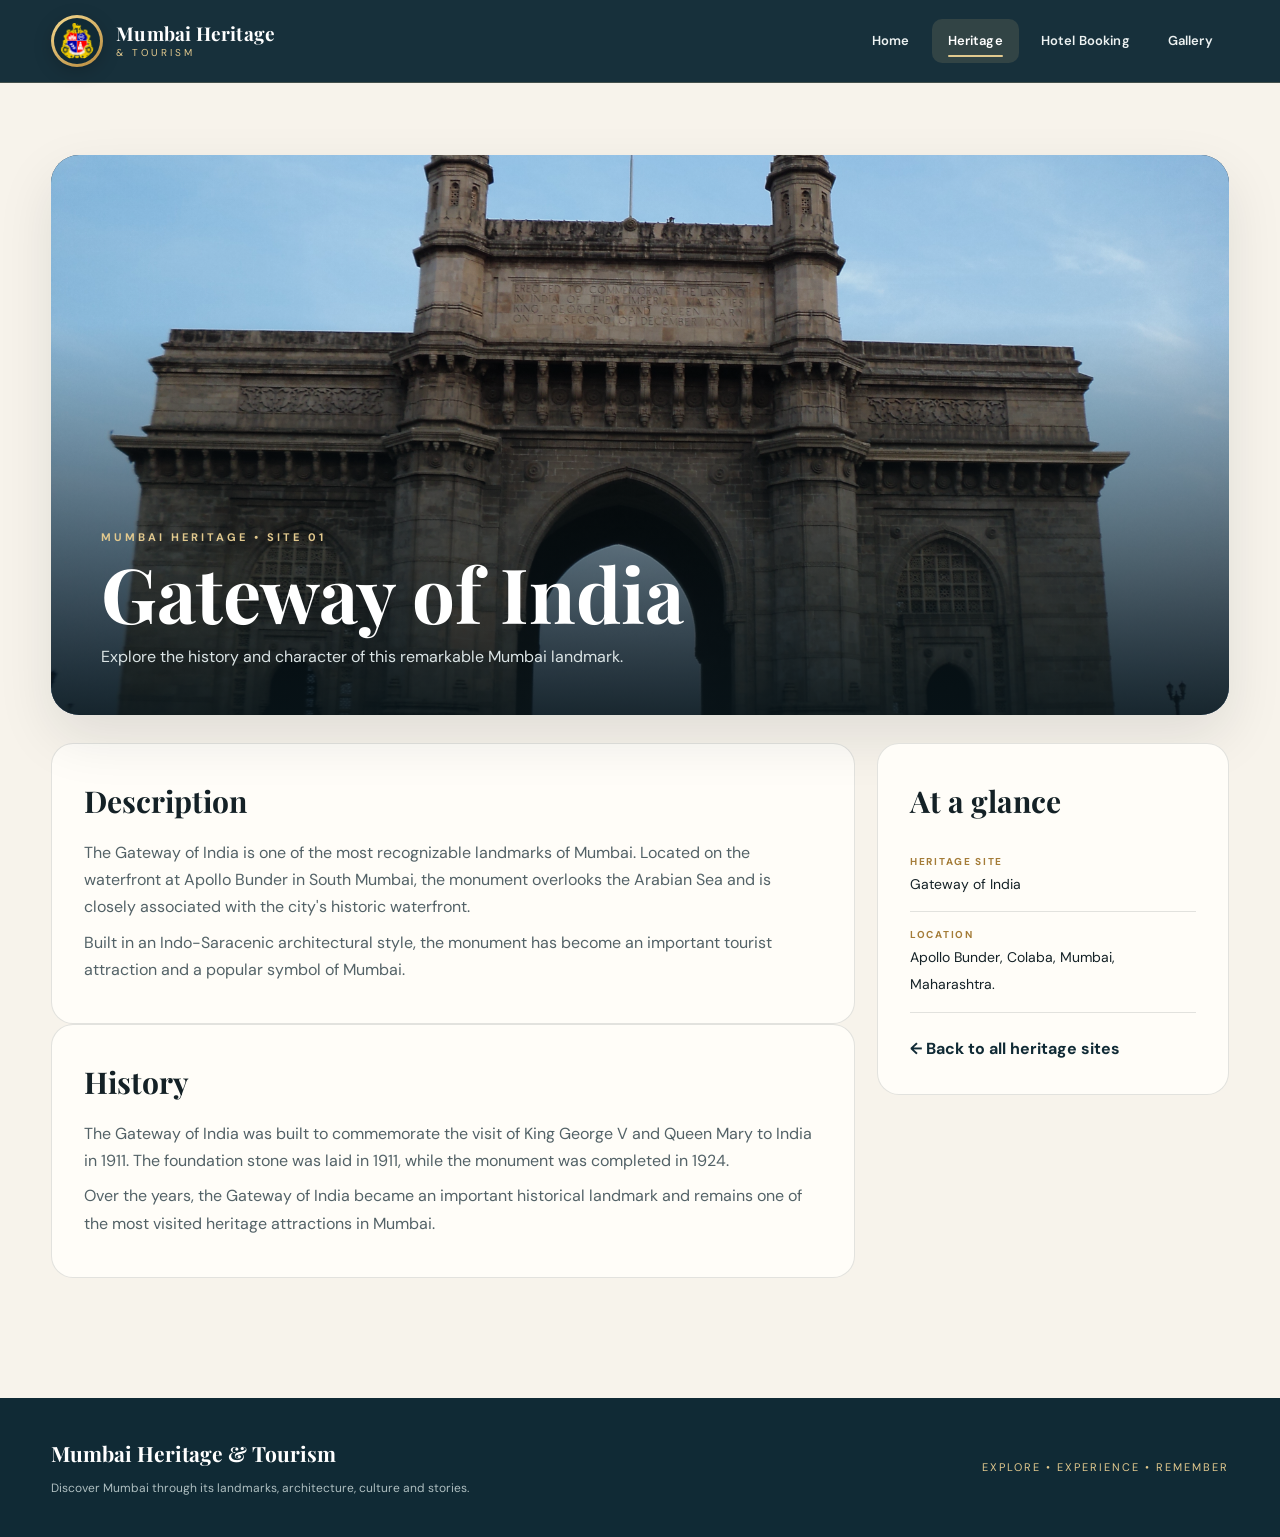
<file: gateway-of-india.html>
<!DOCTYPE html><html lang="en"><head><meta charset="UTF-8"><meta name="viewport" content="width=device-width, initial-scale=1.0"><title>Gateway of India | Mumbai Tourism</title><link rel="stylesheet" href="css/style.css"></head><body><header class="site-header"><div class="navbar">
<a class="brand" href="index.html" aria-label="Mumbai Heritage and Tourism home"><span class="brand-mark-wrap"><img class="brand-mark" src="images/mumbai-logo.png" alt="Mumbai city emblem"></span><span class="brand-copy"><strong>Mumbai Heritage</strong><span>&amp; Tourism</span></span></a><nav class="nav-links">
<a href="index.html" class="">Home</a>
<a href="heritage.html" class="active">Heritage</a>
<a href="hotel-booking.html" class="">Hotel Booking</a>
<a href="gallery.html" class="">Gallery</a>
</nav></div></header><main>
<section class="detail-hero"><img src="images/heritage/gateway-of-india.jpg" alt="Gateway of India"><div class="detail-title"><div class="page-kicker">MUMBAI HERITAGE • SITE 01</div><h1>Gateway of India</h1><p>Explore the history and character of this remarkable Mumbai landmark.</p></div></section>
<div class="detail-layout"><div><section class="detail-panel"><h2>Description</h2><p>
                    The Gateway of India is one of the most recognizable
                    landmarks of Mumbai. Located on the waterfront at
                    Apollo Bunder in South Mumbai, the monument overlooks
                    the Arabian Sea and is closely associated with the
                    city's historic waterfront.
                </p><p>
                    Built in an Indo-Saracenic architectural style, the
                    monument has become an important tourist attraction
                    and a popular symbol of Mumbai.
                </p></section>
<section class="detail-panel"><h2>History</h2><p>
                    The Gateway of India was built to commemorate the
                    visit of King George V and Queen Mary to India in
                    1911. The foundation stone was laid in 1911, while
                    the monument was completed in 1924.
                </p><p>
                    Over the years, the Gateway of India became an
                    important historical landmark and remains one of the
                    most visited heritage attractions in Mumbai.
                </p></section></div><aside class="info-panel"><h2>At a glance</h2><div class="info-row"><small>Heritage site</small><span>Gateway of India</span></div><div class="info-row"><small>Location</small><span>Apollo Bunder, Colaba, Mumbai, Maharashtra.</span></div><a class="back" href="heritage.html">← Back to all heritage sites</a></aside></div>
</main><footer class="site-footer"><div class="footer-inner"><div><strong>Mumbai Heritage &amp; Tourism</strong><p>Discover Mumbai through its landmarks, architecture, culture and stories.</p></div><div class="footer-note">Explore • Experience • Remember</div></div></footer></body></html>
</file>
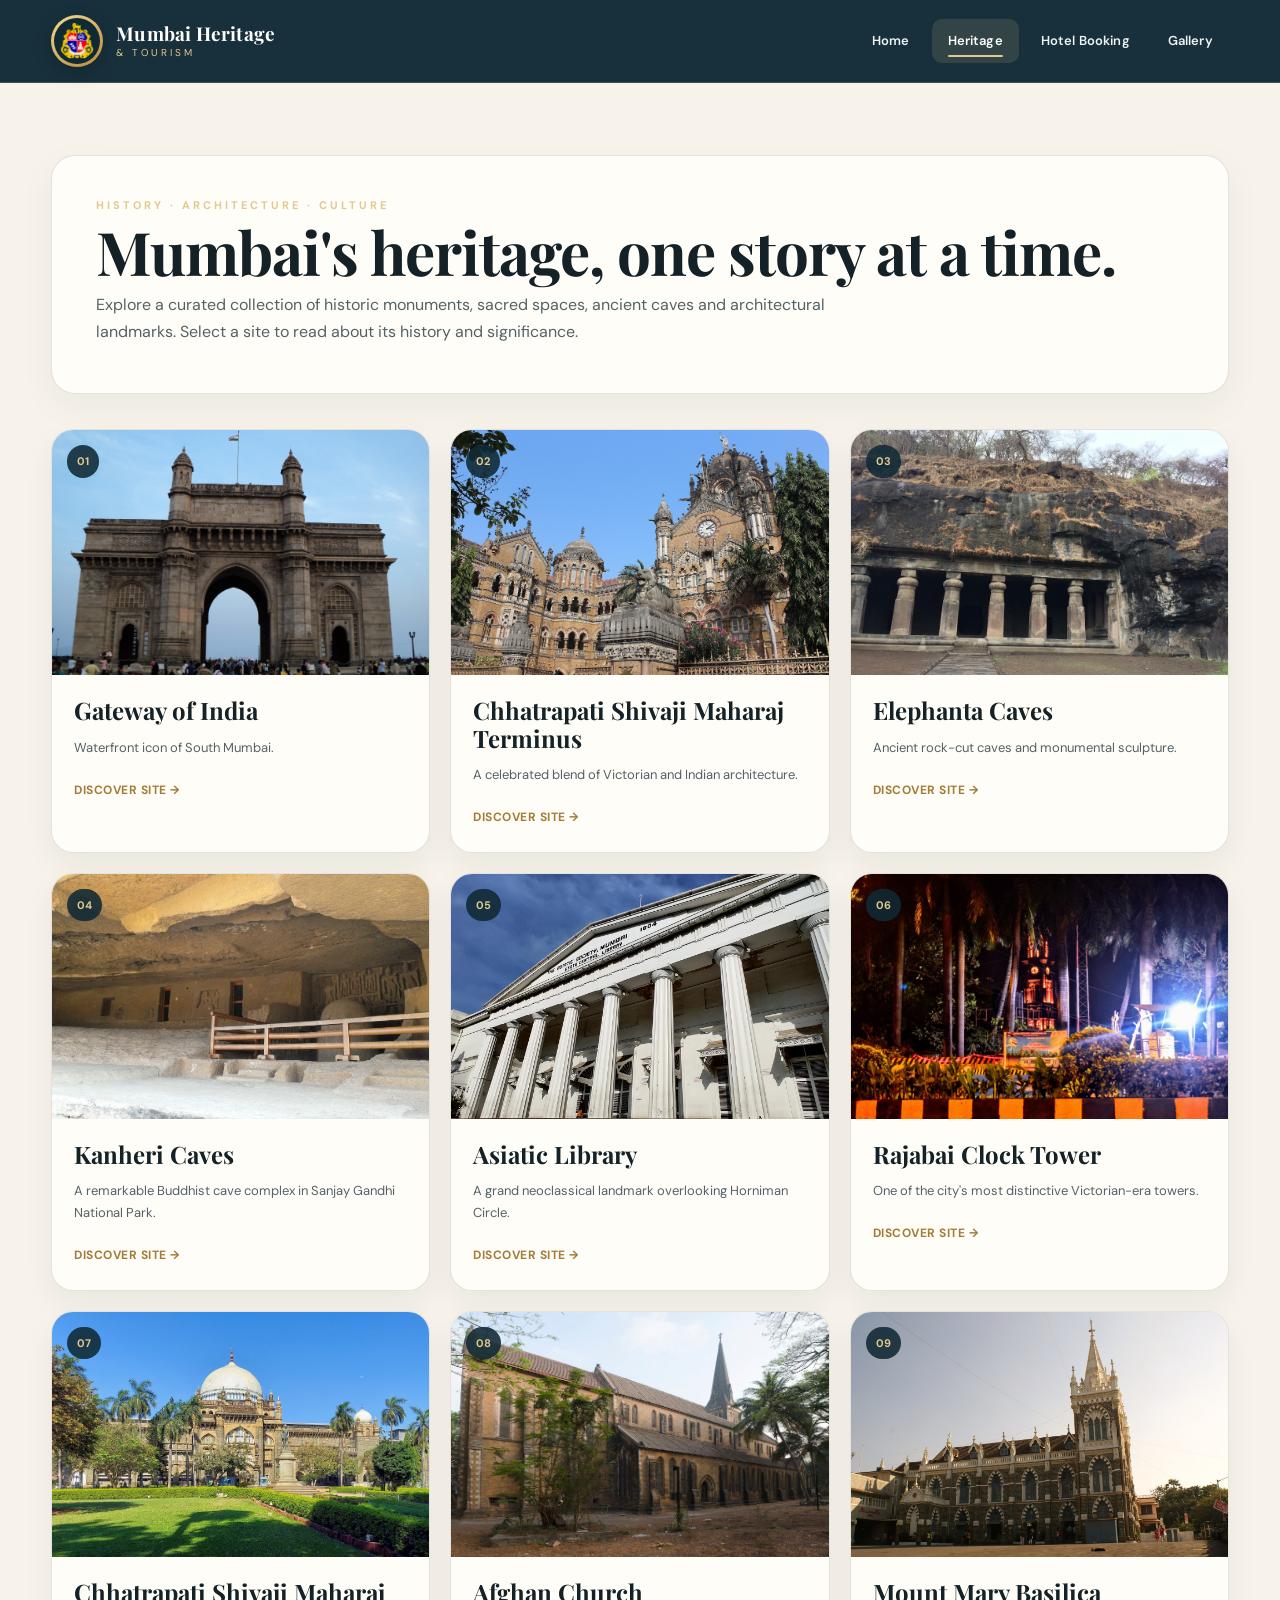
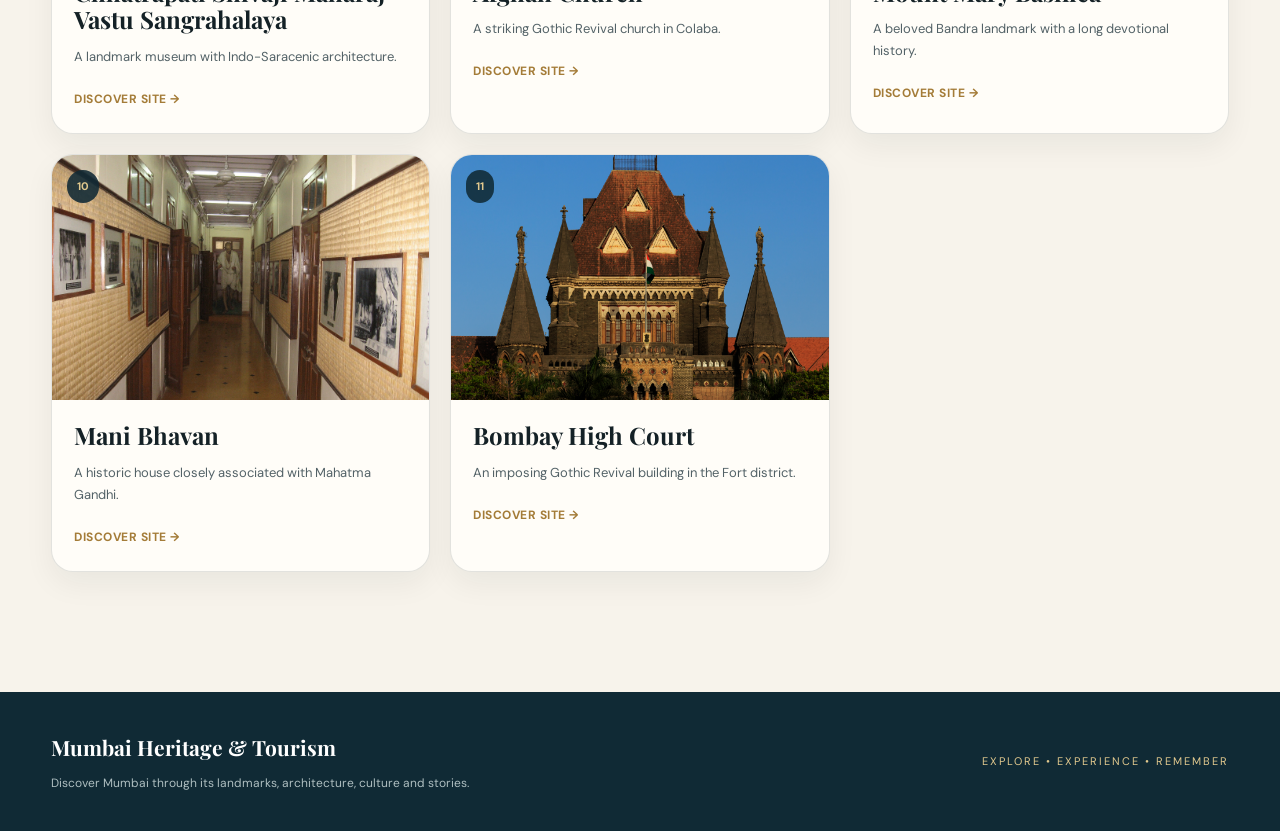
<file: heritage.html>
<!DOCTYPE html><html lang="en"><head><meta charset="UTF-8"><meta name="viewport" content="width=device-width, initial-scale=1.0"><title>Mumbai Heritage Sites</title><link rel="stylesheet" href="css/style.css"></head><body><header class="site-header"><div class="navbar">
<a class="brand" href="index.html" aria-label="Mumbai Heritage and Tourism home"><span class="brand-mark-wrap"><img class="brand-mark" src="images/mumbai-logo.png" alt="Mumbai city emblem"></span><span class="brand-copy"><strong>Mumbai Heritage</strong><span>&amp; Tourism</span></span></a><nav class="nav-links">
<a href="index.html" class="">Home</a>
<a href="heritage.html" class="active">Heritage</a>
<a href="hotel-booking.html" class="">Hotel Booking</a>
<a href="gallery.html" class="">Gallery</a>
</nav></div></header><main>
<section class="intro"><div class="page-kicker">History · Architecture · Culture</div><h1 class="page-title">Mumbai's heritage, one story at a time.</h1><p>Explore a curated collection of historic monuments, sacred spaces, ancient caves and architectural landmarks. Select a site to read about its history and significance.</p></section>
<section class="cards"><a class="site-card" href="gateway-of-india.html"><div class="site-image"><img src="images/heritage/gateway-of-india.jpg" alt="Gateway of India"><span class="site-no">01</span></div><div class="site-body"><h3>Gateway of India</h3><p>Waterfront icon of South Mumbai.</p><span class="explore">DISCOVER SITE →</span></div></a>
<a class="site-card" href="csmt.html"><div class="site-image"><img src="images/heritage/csmt.jpg" alt="Chhatrapati Shivaji Maharaj Terminus"><span class="site-no">02</span></div><div class="site-body"><h3>Chhatrapati Shivaji Maharaj Terminus</h3><p>A celebrated blend of Victorian and Indian architecture.</p><span class="explore">DISCOVER SITE →</span></div></a>
<a class="site-card" href="elephanta-caves.html"><div class="site-image"><img src="images/heritage/elephanta-caves.jpg" alt="Elephanta Caves"><span class="site-no">03</span></div><div class="site-body"><h3>Elephanta Caves</h3><p>Ancient rock-cut caves and monumental sculpture.</p><span class="explore">DISCOVER SITE →</span></div></a>
<a class="site-card" href="kanheri-caves.html"><div class="site-image"><img src="images/heritage/kanheri-caves.jpg" alt="Kanheri Caves"><span class="site-no">04</span></div><div class="site-body"><h3>Kanheri Caves</h3><p>A remarkable Buddhist cave complex in Sanjay Gandhi National Park.</p><span class="explore">DISCOVER SITE →</span></div></a>
<a class="site-card" href="asiatic-library.html"><div class="site-image"><img src="images/heritage/asiatic-library.jpg" alt="Asiatic Library"><span class="site-no">05</span></div><div class="site-body"><h3>Asiatic Library</h3><p>A grand neoclassical landmark overlooking Horniman Circle.</p><span class="explore">DISCOVER SITE →</span></div></a>
<a class="site-card" href="rajabai-clock-tower.html"><div class="site-image"><img src="images/heritage/rajabai-clock-tower.jpg" alt="Rajabai Clock Tower"><span class="site-no">06</span></div><div class="site-body"><h3>Rajabai Clock Tower</h3><p>One of the city's most distinctive Victorian-era towers.</p><span class="explore">DISCOVER SITE →</span></div></a>
<a class="site-card" href="csmvs.html"><div class="site-image"><img src="images/heritage/csmvs.jpg" alt="Chhatrapati Shivaji Maharaj Vastu Sangrahalaya"><span class="site-no">07</span></div><div class="site-body"><h3>Chhatrapati Shivaji Maharaj Vastu Sangrahalaya</h3><p>A landmark museum with Indo-Saracenic architecture.</p><span class="explore">DISCOVER SITE →</span></div></a>
<a class="site-card" href="afghan-church.html"><div class="site-image"><img src="images/heritage/afghan-church.jpg" alt="Afghan Church"><span class="site-no">08</span></div><div class="site-body"><h3>Afghan Church</h3><p>A striking Gothic Revival church in Colaba.</p><span class="explore">DISCOVER SITE →</span></div></a>
<a class="site-card" href="mount-mary-basilica.html"><div class="site-image"><img src="images/heritage/mount-mary-basilica.jpg" alt="Mount Mary Basilica"><span class="site-no">09</span></div><div class="site-body"><h3>Mount Mary Basilica</h3><p>A beloved Bandra landmark with a long devotional history.</p><span class="explore">DISCOVER SITE →</span></div></a>
<a class="site-card" href="mani-bhavan.html"><div class="site-image"><img src="images/heritage/mani-bhavan.jpg" alt="Mani Bhavan"><span class="site-no">10</span></div><div class="site-body"><h3>Mani Bhavan</h3><p>A historic house closely associated with Mahatma Gandhi.</p><span class="explore">DISCOVER SITE →</span></div></a>
<a class="site-card" href="bombay-high-court.html"><div class="site-image"><img src="images/heritage/bombay-high-court-new.jpg" alt="Bombay High Court"><span class="site-no">11</span></div><div class="site-body"><h3>Bombay High Court</h3><p>An imposing Gothic Revival building in the Fort district.</p><span class="explore">DISCOVER SITE →</span></div></a></section></main><footer class="site-footer"><div class="footer-inner"><div><strong>Mumbai Heritage &amp; Tourism</strong><p>Discover Mumbai through its landmarks, architecture, culture and stories.</p></div><div class="footer-note">Explore • Experience • Remember</div></div></footer></body></html>
</file>
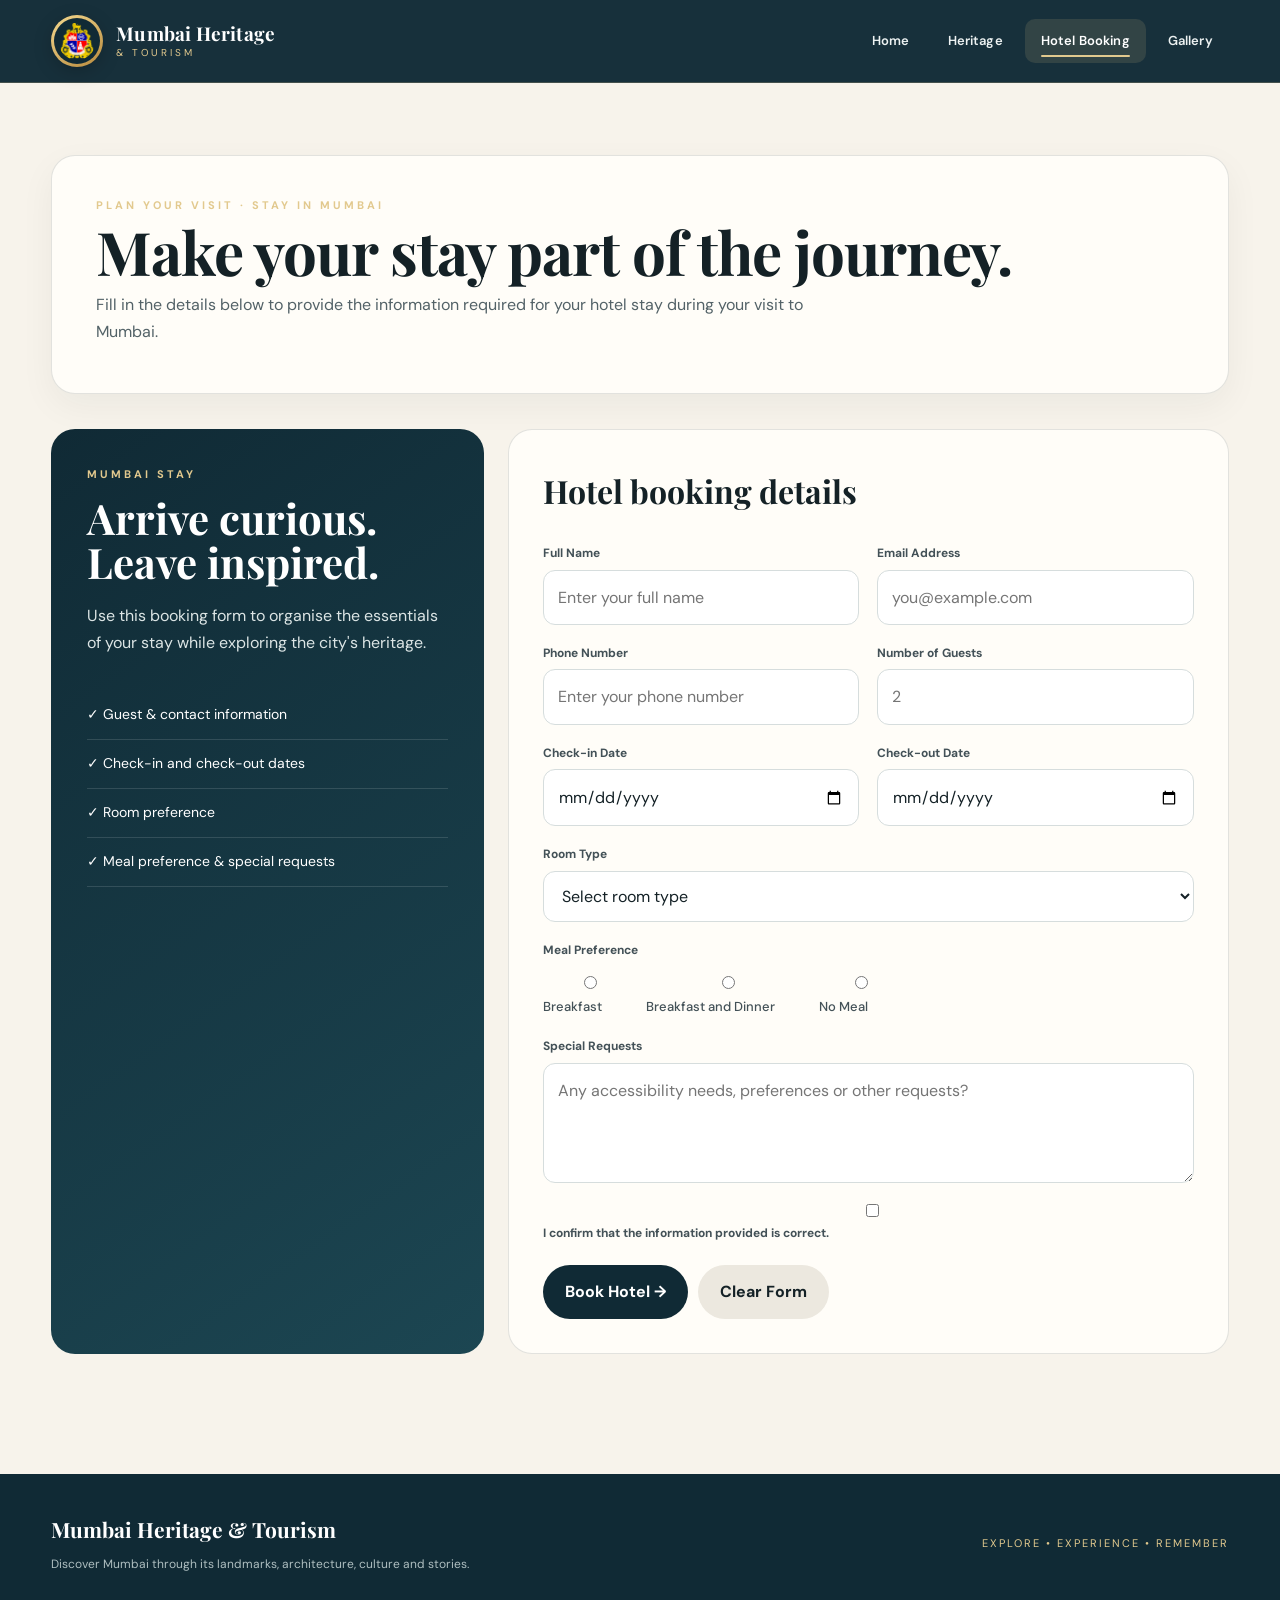
<file: hotel-booking.html>
<!DOCTYPE html><html lang="en"><head><meta charset="UTF-8"><meta name="viewport" content="width=device-width, initial-scale=1.0"><title>Hotel Booking | Mumbai Tourism</title><link rel="stylesheet" href="css/style.css"></head><body><header class="site-header"><div class="navbar">
<a class="brand" href="index.html" aria-label="Mumbai Heritage and Tourism home"><span class="brand-mark-wrap"><img class="brand-mark" src="images/mumbai-logo.png" alt="Mumbai city emblem"></span><span class="brand-copy"><strong>Mumbai Heritage</strong><span>&amp; Tourism</span></span></a><nav class="nav-links">
<a href="index.html" class="">Home</a>
<a href="heritage.html" class="">Heritage</a>
<a href="hotel-booking.html" class="active">Hotel Booking</a>
<a href="gallery.html" class="">Gallery</a>
</nav></div></header><main>
<section class="intro"><div class="page-kicker">Plan your visit · Stay in Mumbai</div><h1 class="page-title">Make your stay part of the journey.</h1><p>Fill in the details below to provide the information required for your hotel stay during your visit to Mumbai.</p></section>
<section class="booking-shell"><aside class="booking-aside"><div class="eyebrow">Mumbai stay</div><h2>Arrive curious. Leave inspired.</h2><p>Use this booking form to organise the essentials of your stay while exploring the city's heritage.</p><ul><li>✓ Guest & contact information</li><li>✓ Check-in and check-out dates</li><li>✓ Room preference</li><li>✓ Meal preference & special requests</li></ul></aside>
<form class="booking-form"><h2 class="form-title">Hotel booking details</h2><div class="form-grid">
<div class="field"><label for="name">Full Name</label><input id="name" name="name" type="text" placeholder="Enter your full name" required></div>
<div class="field"><label for="email">Email Address</label><input id="email" name="email" type="email" placeholder="you@example.com" required></div>
<div class="field"><label for="phone">Phone Number</label><input id="phone" name="phone" type="tel" placeholder="Enter your phone number" required></div>
<div class="field"><label for="guests">Number of Guests</label><input id="guests" name="guests" type="number" min="1" max="20" placeholder="2" required></div>
<div class="field"><label for="checkin">Check-in Date</label><input id="checkin" name="checkin" type="date" required></div>
<div class="field"><label for="checkout">Check-out Date</label><input id="checkout" name="checkout" type="date" required></div>
<div class="field full"><label for="room">Room Type</label><select id="room" name="room" required><option value="">Select room type</option><option>Single Room</option><option>Double Room</option><option>Deluxe Room</option><option>Suite</option></select></div>
<div class="field full"><label>Meal Preference</label><div class="choice-row"><label><input type="radio" name="meal" value="breakfast"> Breakfast</label><label><input type="radio" name="meal" value="half-board"> Breakfast and Dinner</label><label><input type="radio" name="meal" value="none"> No Meal</label></div></div>
<div class="field full"><label for="requests">Special Requests</label><textarea id="requests" name="requests" placeholder="Any accessibility needs, preferences or other requests?"></textarea></div>
<div class="field full"><label><span><input type="checkbox" id="terms" name="terms" required> I confirm that the information provided is correct.</span></label></div>
</div><div class="form-actions"><button class="submit" type="submit">Book Hotel →</button><button class="reset" type="reset">Clear Form</button></div></form></section>
</main><footer class="site-footer"><div class="footer-inner"><div><strong>Mumbai Heritage &amp; Tourism</strong><p>Discover Mumbai through its landmarks, architecture, culture and stories.</p></div><div class="footer-note">Explore • Experience • Remember</div></div></footer></body></html>
</file>
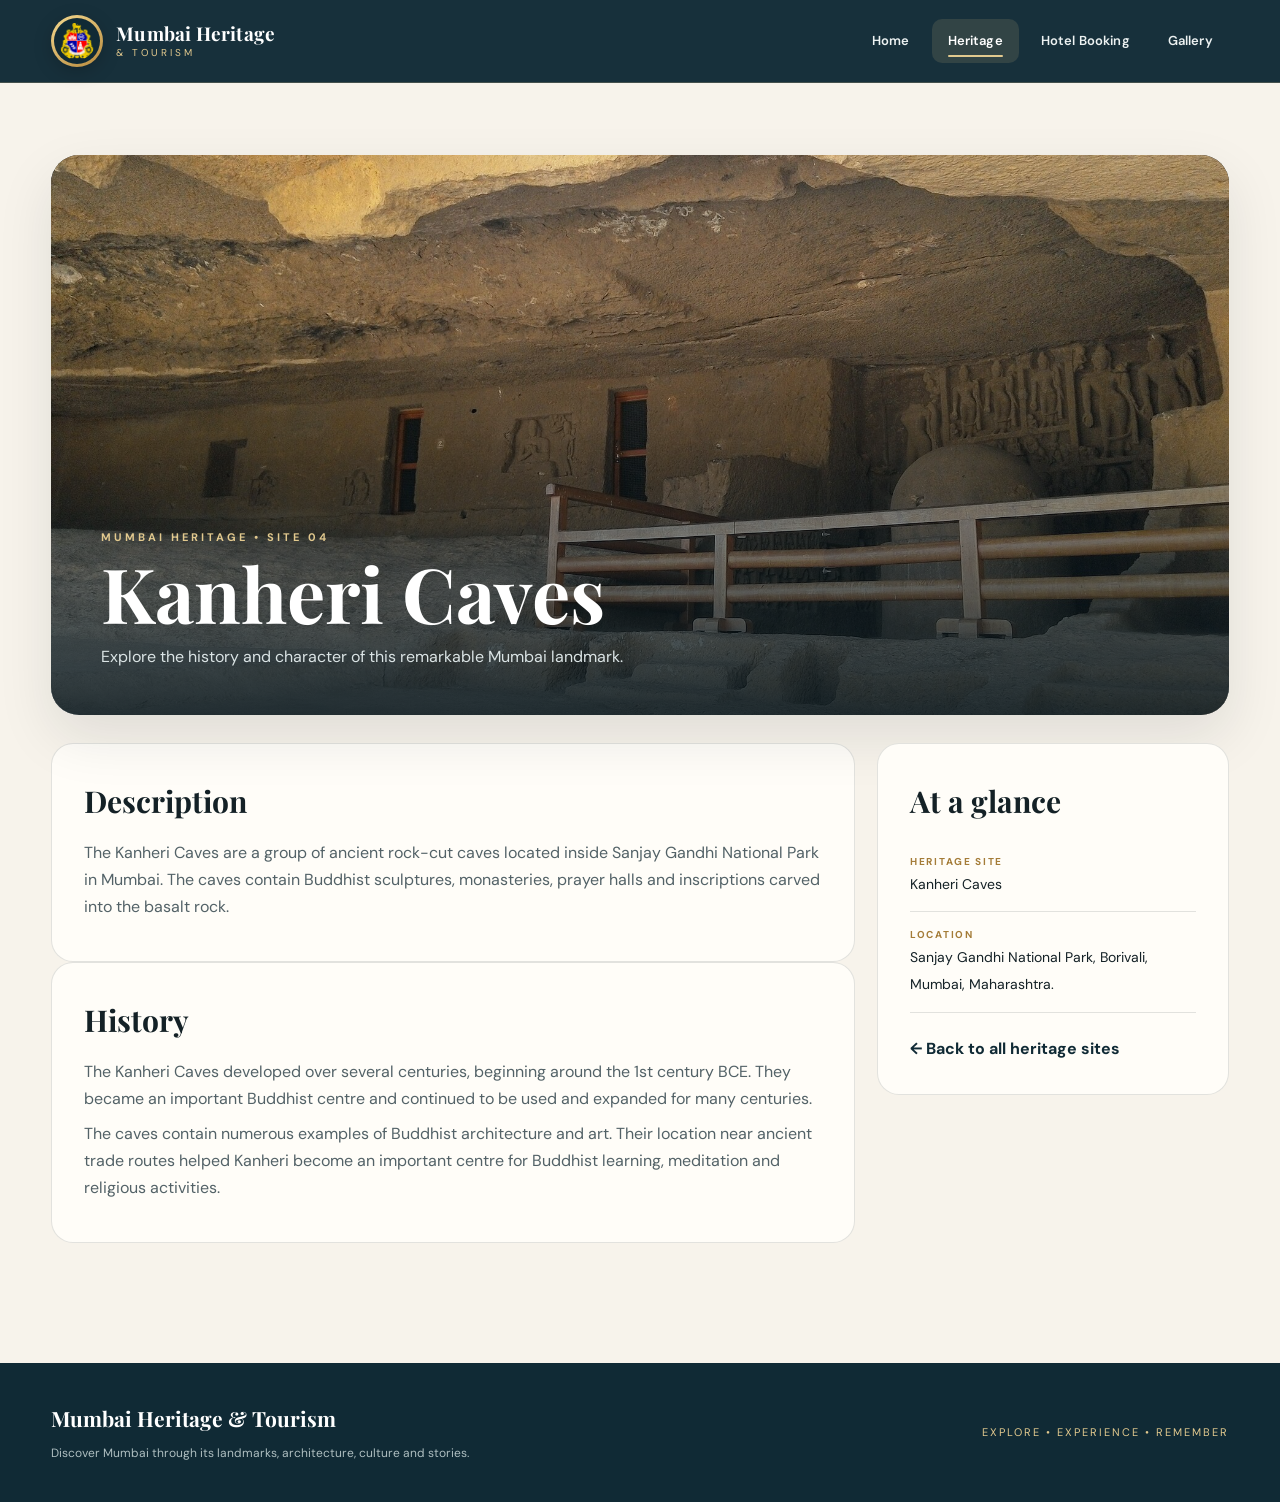
<file: kanheri-caves.html>
<!DOCTYPE html><html lang="en"><head><meta charset="UTF-8"><meta name="viewport" content="width=device-width, initial-scale=1.0"><title>Kanheri Caves | Mumbai Tourism</title><link rel="stylesheet" href="css/style.css"></head><body><header class="site-header"><div class="navbar">
<a class="brand" href="index.html" aria-label="Mumbai Heritage and Tourism home"><span class="brand-mark-wrap"><img class="brand-mark" src="images/mumbai-logo.png" alt="Mumbai city emblem"></span><span class="brand-copy"><strong>Mumbai Heritage</strong><span>&amp; Tourism</span></span></a><nav class="nav-links">
<a href="index.html" class="">Home</a>
<a href="heritage.html" class="active">Heritage</a>
<a href="hotel-booking.html" class="">Hotel Booking</a>
<a href="gallery.html" class="">Gallery</a>
</nav></div></header><main>
<section class="detail-hero"><img src="images/heritage/kanheri-caves.jpg" alt="Kanheri Caves, Mumbai"><div class="detail-title"><div class="page-kicker">MUMBAI HERITAGE • SITE 04</div><h1>Kanheri Caves</h1><p>Explore the history and character of this remarkable Mumbai landmark.</p></div></section>
<div class="detail-layout"><div><section class="detail-panel"><h2>Description</h2><p>
                    The Kanheri Caves are a group of ancient rock-cut caves
                    located inside Sanjay Gandhi National Park in Mumbai.
                    The caves contain Buddhist sculptures, monasteries,
                    prayer halls and inscriptions carved into the basalt rock.
                </p></section>
<section class="detail-panel"><h2>History</h2><p>
                    The Kanheri Caves developed over several centuries,
                    beginning around the 1st century BCE. They became an
                    important Buddhist centre and continued to be used and
                    expanded for many centuries.
                </p><p>
                    The caves contain numerous examples of Buddhist
                    architecture and art. Their location near ancient trade
                    routes helped Kanheri become an important centre for
                    Buddhist learning, meditation and religious activities.
                </p></section></div><aside class="info-panel"><h2>At a glance</h2><div class="info-row"><small>Heritage site</small><span>Kanheri Caves</span></div><div class="info-row"><small>Location</small><span>Sanjay Gandhi National Park, Borivali, Mumbai,
                    Maharashtra.</span></div><a class="back" href="heritage.html">← Back to all heritage sites</a></aside></div>
</main><footer class="site-footer"><div class="footer-inner"><div><strong>Mumbai Heritage &amp; Tourism</strong><p>Discover Mumbai through its landmarks, architecture, culture and stories.</p></div><div class="footer-note">Explore • Experience • Remember</div></div></footer></body></html>
</file>
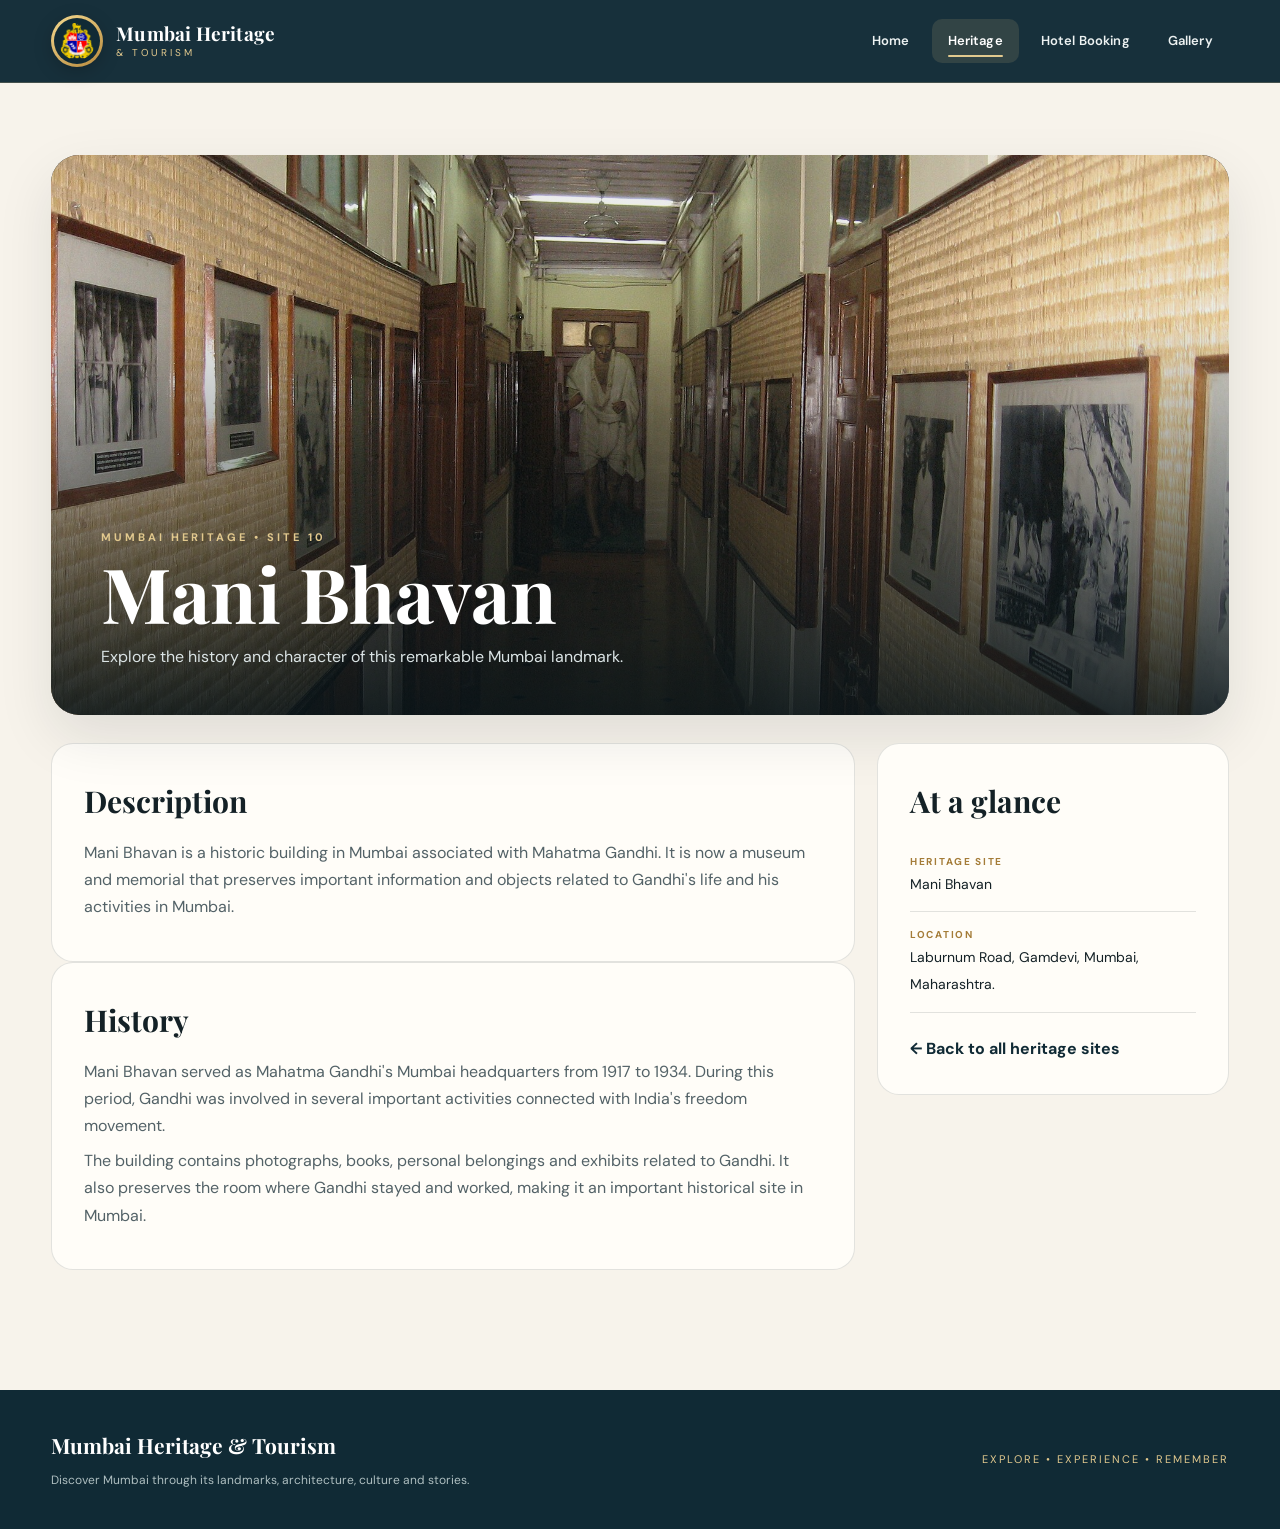
<file: mani-bhavan.html>
<!DOCTYPE html><html lang="en"><head><meta charset="UTF-8"><meta name="viewport" content="width=device-width, initial-scale=1.0"><title>Mani Bhavan | Mumbai Tourism</title><link rel="stylesheet" href="css/style.css"></head><body><header class="site-header"><div class="navbar">
<a class="brand" href="index.html" aria-label="Mumbai Heritage and Tourism home"><span class="brand-mark-wrap"><img class="brand-mark" src="images/mumbai-logo.png" alt="Mumbai city emblem"></span><span class="brand-copy"><strong>Mumbai Heritage</strong><span>&amp; Tourism</span></span></a><nav class="nav-links">
<a href="index.html" class="">Home</a>
<a href="heritage.html" class="active">Heritage</a>
<a href="hotel-booking.html" class="">Hotel Booking</a>
<a href="gallery.html" class="">Gallery</a>
</nav></div></header><main>
<section class="detail-hero"><img src="images/heritage/mani-bhavan.jpg" alt="Mani Bhavan, Mumbai"><div class="detail-title"><div class="page-kicker">MUMBAI HERITAGE • SITE 10</div><h1>Mani Bhavan</h1><p>Explore the history and character of this remarkable Mumbai landmark.</p></div></section>
<div class="detail-layout"><div><section class="detail-panel"><h2>Description</h2><p>
                    Mani Bhavan is a historic building in Mumbai associated
                    with Mahatma Gandhi. It is now a museum and memorial
                    that preserves important information and objects
                    related to Gandhi's life and his activities in Mumbai.
                </p></section>
<section class="detail-panel"><h2>History</h2><p>
                    Mani Bhavan served as Mahatma Gandhi's Mumbai
                    headquarters from 1917 to 1934. During this period,
                    Gandhi was involved in several important activities
                    connected with India's freedom movement.
                </p><p>
                    The building contains photographs, books, personal
                    belongings and exhibits related to Gandhi. It also
                    preserves the room where Gandhi stayed and worked,
                    making it an important historical site in Mumbai.
                </p></section></div><aside class="info-panel"><h2>At a glance</h2><div class="info-row"><small>Heritage site</small><span>Mani Bhavan</span></div><div class="info-row"><small>Location</small><span>Laburnum Road, Gamdevi, Mumbai, Maharashtra.</span></div><a class="back" href="heritage.html">← Back to all heritage sites</a></aside></div>
</main><footer class="site-footer"><div class="footer-inner"><div><strong>Mumbai Heritage &amp; Tourism</strong><p>Discover Mumbai through its landmarks, architecture, culture and stories.</p></div><div class="footer-note">Explore • Experience • Remember</div></div></footer></body></html>
</file>
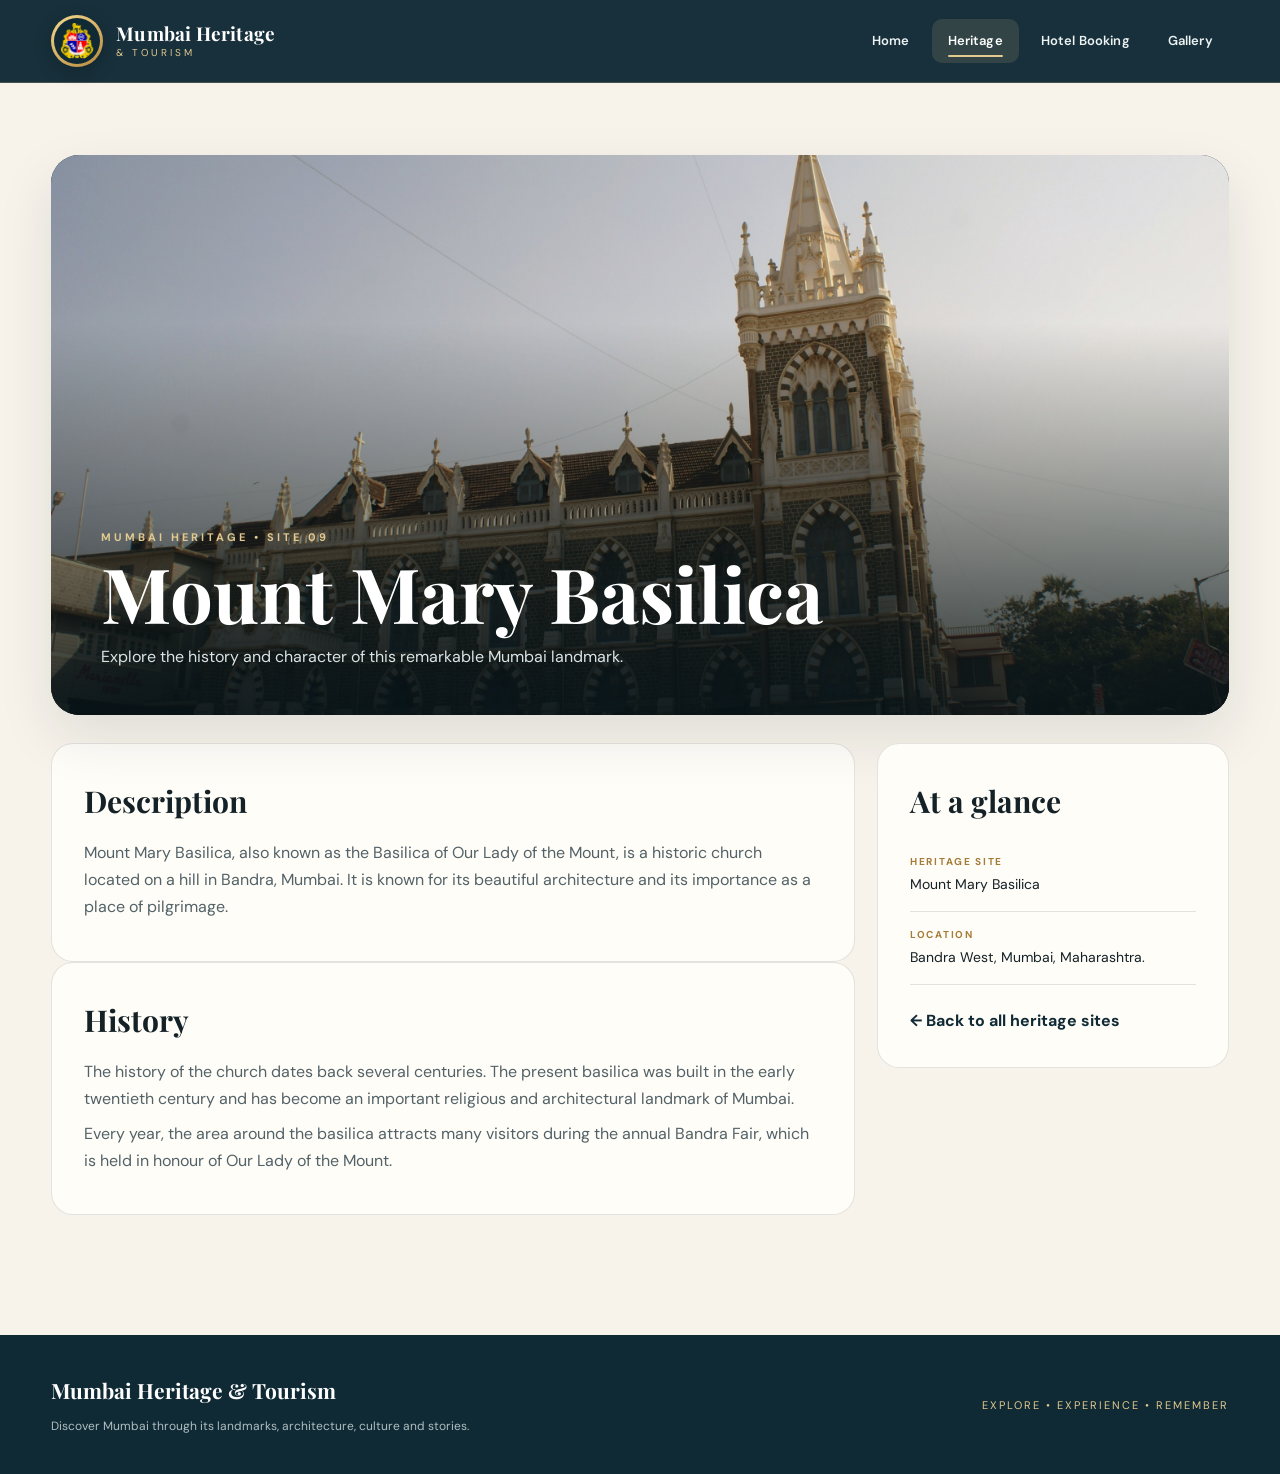
<file: mount-mary-basilica.html>
<!DOCTYPE html><html lang="en"><head><meta charset="UTF-8"><meta name="viewport" content="width=device-width, initial-scale=1.0"><title>Mount Mary Basilica | Mumbai Tourism</title><link rel="stylesheet" href="css/style.css"></head><body><header class="site-header"><div class="navbar">
<a class="brand" href="index.html" aria-label="Mumbai Heritage and Tourism home"><span class="brand-mark-wrap"><img class="brand-mark" src="images/mumbai-logo.png" alt="Mumbai city emblem"></span><span class="brand-copy"><strong>Mumbai Heritage</strong><span>&amp; Tourism</span></span></a><nav class="nav-links">
<a href="index.html" class="">Home</a>
<a href="heritage.html" class="active">Heritage</a>
<a href="hotel-booking.html" class="">Hotel Booking</a>
<a href="gallery.html" class="">Gallery</a>
</nav></div></header><main>
<section class="detail-hero"><img src="images/heritage/mount-mary-basilica.jpg" alt="Mount Mary Basilica, Mumbai"><div class="detail-title"><div class="page-kicker">MUMBAI HERITAGE • SITE 09</div><h1>Mount Mary Basilica</h1><p>Explore the history and character of this remarkable Mumbai landmark.</p></div></section>
<div class="detail-layout"><div><section class="detail-panel"><h2>Description</h2><p>
                    Mount Mary Basilica, also known as the Basilica of Our
                    Lady of the Mount, is a historic church located on a
                    hill in Bandra, Mumbai. It is known for its beautiful
                    architecture and its importance as a place of
                    pilgrimage.
                </p></section>
<section class="detail-panel"><h2>History</h2><p>
                    The history of the church dates back several centuries.
                    The present basilica was built in the early twentieth
                    century and has become an important religious and
                    architectural landmark of Mumbai.
                </p><p>
                    Every year, the area around the basilica attracts many
                    visitors during the annual Bandra Fair, which is held
                    in honour of Our Lady of the Mount.
                </p></section></div><aside class="info-panel"><h2>At a glance</h2><div class="info-row"><small>Heritage site</small><span>Mount Mary Basilica</span></div><div class="info-row"><small>Location</small><span>Bandra West, Mumbai, Maharashtra.</span></div><a class="back" href="heritage.html">← Back to all heritage sites</a></aside></div>
</main><footer class="site-footer"><div class="footer-inner"><div><strong>Mumbai Heritage &amp; Tourism</strong><p>Discover Mumbai through its landmarks, architecture, culture and stories.</p></div><div class="footer-note">Explore • Experience • Remember</div></div></footer></body></html>
</file>
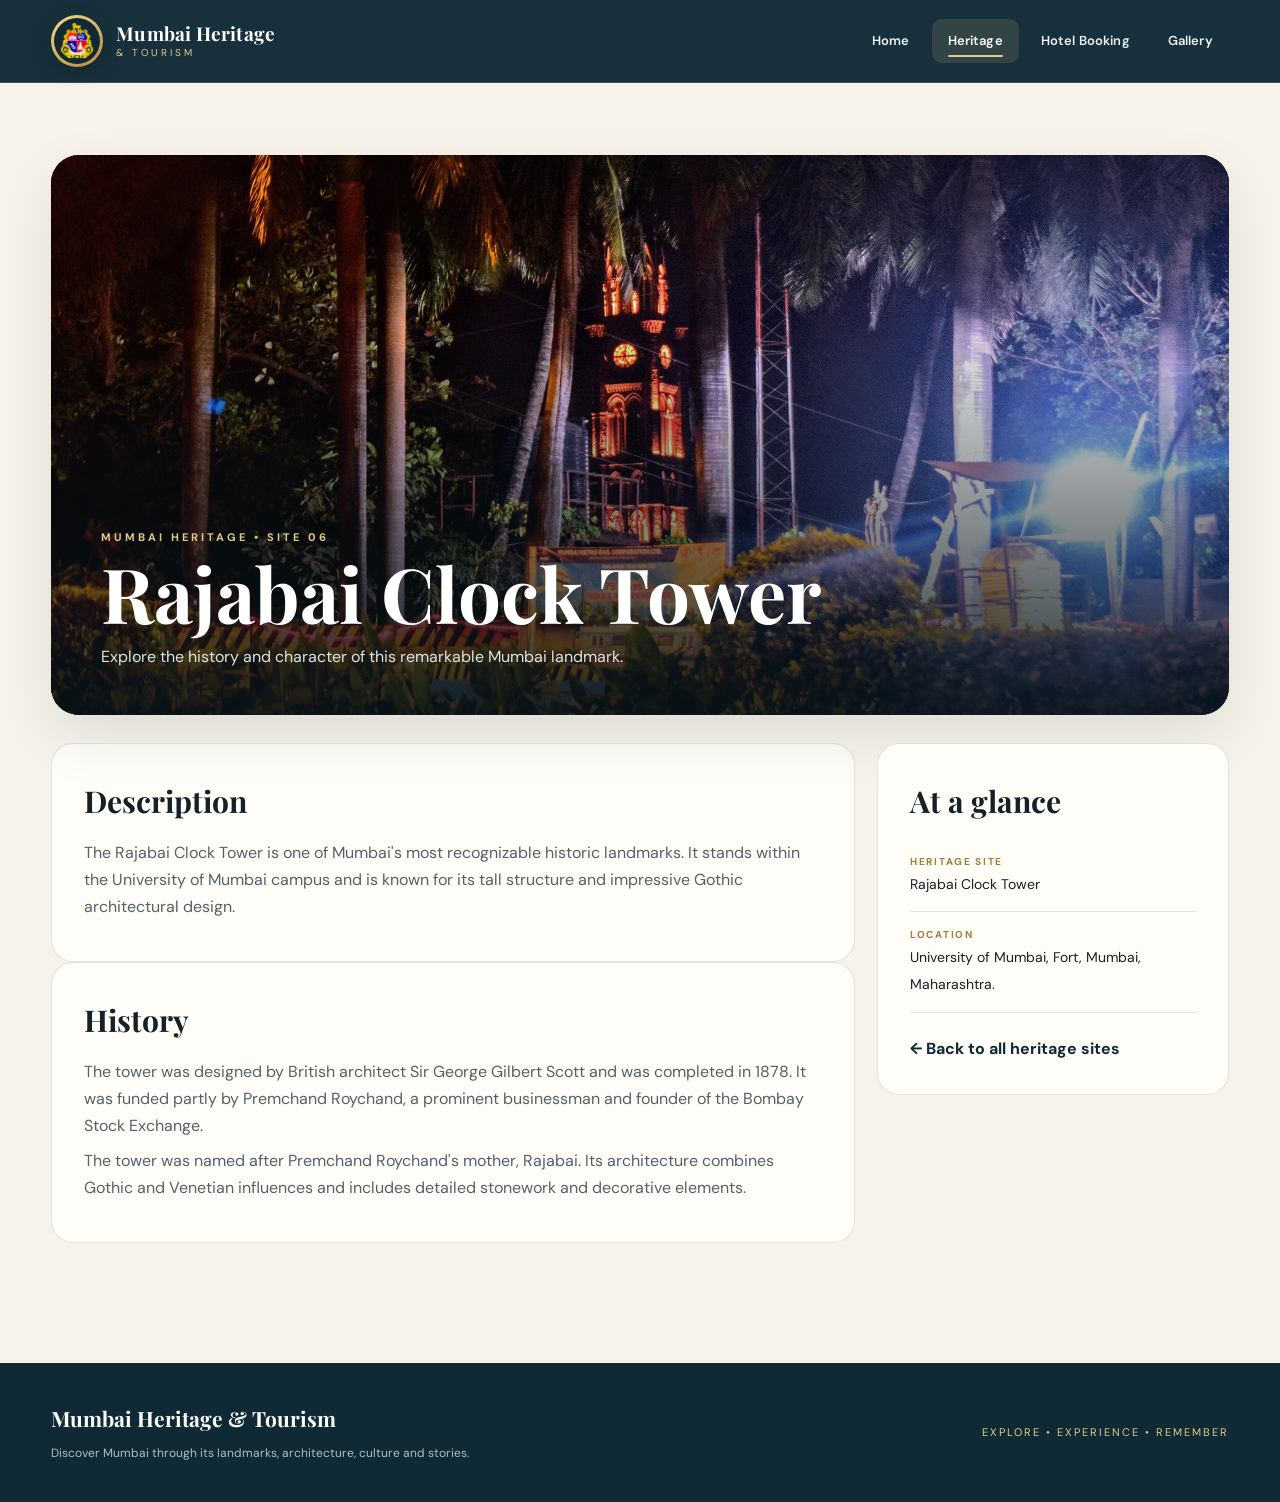
<file: rajabai-clock-tower.html>
<!DOCTYPE html><html lang="en"><head><meta charset="UTF-8"><meta name="viewport" content="width=device-width, initial-scale=1.0"><title>Rajabai Clock Tower | Mumbai Tourism</title><link rel="stylesheet" href="css/style.css"></head><body><header class="site-header"><div class="navbar">
<a class="brand" href="index.html" aria-label="Mumbai Heritage and Tourism home"><span class="brand-mark-wrap"><img class="brand-mark" src="images/mumbai-logo.png" alt="Mumbai city emblem"></span><span class="brand-copy"><strong>Mumbai Heritage</strong><span>&amp; Tourism</span></span></a><nav class="nav-links">
<a href="index.html" class="">Home</a>
<a href="heritage.html" class="active">Heritage</a>
<a href="hotel-booking.html" class="">Hotel Booking</a>
<a href="gallery.html" class="">Gallery</a>
</nav></div></header><main>
<section class="detail-hero"><img src="images/heritage/rajabai-clock-tower.jpg" alt="Rajabai Clock Tower, Mumbai"><div class="detail-title"><div class="page-kicker">MUMBAI HERITAGE • SITE 06</div><h1>Rajabai Clock Tower</h1><p>Explore the history and character of this remarkable Mumbai landmark.</p></div></section>
<div class="detail-layout"><div><section class="detail-panel"><h2>Description</h2><p>
                    The Rajabai Clock Tower is one of Mumbai's most
                    recognizable historic landmarks. It stands within the
                    University of Mumbai campus and is known for its tall
                    structure and impressive Gothic architectural design.
                </p></section>
<section class="detail-panel"><h2>History</h2><p>
                    The tower was designed by British architect Sir George
                    Gilbert Scott and was completed in 1878. It was funded
                    partly by Premchand Roychand, a prominent businessman
                    and founder of the Bombay Stock Exchange.
                </p><p>
                    The tower was named after Premchand Roychand's mother,
                    Rajabai. Its architecture combines Gothic and Venetian
                    influences and includes detailed stonework and
                    decorative elements.
                </p></section></div><aside class="info-panel"><h2>At a glance</h2><div class="info-row"><small>Heritage site</small><span>Rajabai Clock Tower</span></div><div class="info-row"><small>Location</small><span>University of Mumbai, Fort, Mumbai, Maharashtra.</span></div><a class="back" href="heritage.html">← Back to all heritage sites</a></aside></div>
</main><footer class="site-footer"><div class="footer-inner"><div><strong>Mumbai Heritage &amp; Tourism</strong><p>Discover Mumbai through its landmarks, architecture, culture and stories.</p></div><div class="footer-note">Explore • Experience • Remember</div></div></footer></body></html>
</file>
<file: css/style.css>
@import url('https://fonts.googleapis.com/css2?family=DM+Sans:wght@400;500;600;700&family=Playfair+Display:wght@500;600;700&display=swap');

:root{
  --ink:#142126;
  --ink-soft:#536267;
  --navy:#102a35;
  --cream:#f7f3eb;
  --paper:#fffdf8;
  --sand:#d6b77c;
  --sand-dark:#a47c38;
  --line:rgba(20,33,38,.12);
  --shadow:0 22px 55px rgba(20,33,38,.10);
  --radius:22px;
}
*{box-sizing:border-box}
html{scroll-behavior:smooth}
body{
  margin:0;background:var(--cream);color:var(--ink);
  font-family:"DM Sans",Arial,sans-serif;line-height:1.7;
}
a{color:inherit}
.site-header{
  position:sticky;top:0;z-index:50;
  background:rgba(16,42,53,.97);
  backdrop-filter:blur(16px);
  border-bottom:1px solid rgba(226,201,142,.22);
}
.navbar{
  width:min(1180px,92%);margin:auto;min-height:82px;
  display:flex;align-items:center;justify-content:space-between;
  gap:30px;
}
.brand{
  display:flex;align-items:center;gap:13px;text-decoration:none;
  color:#fff;min-width:300px;
}
.brand-mark-wrap{
  width:52px;height:52px;border-radius:50%;
  display:grid;place-items:center;flex-shrink:0;
  background:linear-gradient(145deg,#f4d98f,#b88a3d);
  box-shadow:0 5px 18px rgba(0,0,0,.22);
  padding:3px;
}
.brand-mark{
  width:100%;height:100%;border-radius:50%;
  object-fit:contain;background:#102a35;padding:4px;
}
.brand-copy strong{
  display:block;font-family:"Playfair Display",serif;
  font-size:19px;line-height:1.05;letter-spacing:.2px;
}
.brand-copy>span{
  display:block;margin-top:4px;font-size:10px;letter-spacing:2.8px;
  color:#e2c98e;text-transform:uppercase;line-height:1.1;
}
.nav-links{
  display:flex;gap:6px;align-items:center;justify-content:flex-end;
  flex-wrap:nowrap;
}
.nav-links a{
  position:relative;text-decoration:none;color:#edf2f2;
  padding:11px 16px;border-radius:10px;
  font-size:13px;font-weight:600;letter-spacing:.15px;
  transition:.25s;white-space:nowrap;
}
.nav-links a:after{
  content:"";position:absolute;left:16px;right:16px;bottom:6px;
  height:2px;border-radius:2px;background:#e2c98e;
  transform:scaleX(0);transform-origin:center;transition:.25s;
}
.nav-links a:hover{color:#fff;background:rgba(255,255,255,.07)}
.nav-links a:hover:after,.nav-links a.active:after{transform:scaleX(1)}
.nav-links a.active{background:rgba(226,201,142,.13);color:#fff}
main{width:min(1180px,92%);margin:0 auto;padding:72px 0 90px}
.hero{
  min-height:650px;border-radius:30px;overflow:hidden;position:relative;
  display:flex;align-items:flex-end;isolation:isolate;
  background:
    linear-gradient(90deg,rgba(8,22,28,.82) 0%,rgba(8,22,28,.52) 45%,rgba(8,22,28,.12) 100%),
    url("../images/heritage/gateway-of-india.jpg") center/cover;
  box-shadow:var(--shadow);
}
.hero-content{max-width:760px;padding:70px;color:#fff;position:relative;z-index:2}
.hero-stamp{
  position:absolute;right:55px;top:55px;z-index:2;width:112px;height:112px;
  border:1px solid rgba(226,201,142,.65);border-radius:50%;
  display:flex;flex-direction:column;align-items:center;justify-content:center;
  color:#f4dfaa;background:rgba(8,22,28,.32);backdrop-filter:blur(5px);
  text-align:center;transform:rotate(8deg);
}
.hero-stamp span{font-size:8px;letter-spacing:2px;font-weight:700}
.hero-stamp strong{font-family:"Playfair Display",serif;font-size:25px;line-height:1.1}
.hero-stamp small{font-size:7px;line-height:1.25;letter-spacing:1.2px}
.eyebrow,.page-kicker{
  text-transform:uppercase;letter-spacing:3px;font-size:11px;font-weight:700;color:#e2c98e;
}
.hero h1{
  font-family:"Playfair Display",serif;font-size:clamp(58px,10vw,112px);
  line-height:.9;margin:16px 0 24px;letter-spacing:-3px;
}
.hero p{font-size:18px;max-width:600px;color:#e8eeee;margin:0 0 30px}
.actions{display:flex;gap:12px;flex-wrap:wrap}
.btn{
  display:inline-flex;align-items:center;justify-content:center;padding:13px 21px;
  border-radius:999px;text-decoration:none;font-size:13px;font-weight:700;
  border:1px solid rgba(255,255,255,.35);transition:.25s;
}
.btn-primary{background:#e2c98e;border-color:#e2c98e;color:#102a35}
.btn-secondary{color:#fff;background:rgba(255,255,255,.09)}
.btn:hover{transform:translateY(-2px)}
.section{margin-top:90px}
.section-head{display:flex;align-items:end;justify-content:space-between;gap:30px;margin-bottom:28px}
.section-head h2,.page-title{
  font-family:"Playfair Display",serif;font-size:clamp(36px,5vw,60px);
  line-height:1.05;margin:5px 0 0;letter-spacing:-1px;
}
.section-head p{max-width:520px;color:var(--ink-soft);margin:0}
.feature-grid{display:grid;grid-template-columns:1.35fr .85fr;gap:22px}
.feature-card{position:relative;min-height:420px;border-radius:24px;overflow:hidden;color:#fff;text-decoration:none;background:#123}
.feature-card img{width:100%;height:100%;object-fit:cover;display:block;transition:transform .6s}
.feature-card:hover img{transform:scale(1.045)}
.feature-card:after{content:"";position:absolute;inset:0;background:linear-gradient(0deg,rgba(8,20,25,.85),transparent 62%)}
.feature-copy{position:absolute;z-index:2;left:28px;right:28px;bottom:26px}
.feature-copy small{color:#e2c98e;letter-spacing:2px;text-transform:uppercase;font-weight:700}
.feature-copy h3{font-family:"Playfair Display",serif;font-size:32px;margin:6px 0}
.feature-copy p{margin:0;color:#edf1f1;font-size:14px}
.stats{display:grid;grid-template-columns:repeat(3,1fr);gap:16px;margin-top:22px}
.stat{padding:24px;border:1px solid var(--line);background:var(--paper);border-radius:18px}
.stat strong{display:block;font-family:"Playfair Display",serif;font-size:32px;color:var(--navy)}
.stat span{color:var(--ink-soft);font-size:13px}
.intro{
  background:var(--paper);border:1px solid var(--line);border-radius:24px;padding:40px 44px;
  box-shadow:0 12px 35px rgba(20,33,38,.05);margin-bottom:35px;
}
.intro p{max-width:760px;color:var(--ink-soft);margin:8px 0}
.cards{display:grid;grid-template-columns:repeat(3,1fr);gap:20px}
.site-card{
  background:var(--paper);border:1px solid var(--line);border-radius:22px;overflow:hidden;
  text-decoration:none;box-shadow:0 12px 30px rgba(20,33,38,.06);transition:.3s;
}
.site-card:hover{transform:translateY(-7px);box-shadow:0 22px 45px rgba(20,33,38,.12)}
.site-image{height:245px;position:relative;overflow:hidden}
.site-image img{width:100%;height:100%;object-fit:cover;display:block;transition:.5s}
.site-card:hover .site-image img{transform:scale(1.06)}
.site-no{position:absolute;top:15px;left:15px;background:rgba(16,42,53,.88);color:#e2c98e;padding:7px 10px;border-radius:999px;font-size:11px;font-weight:700}
.site-body{padding:22px}
.site-body h3{font-family:"Playfair Display",serif;font-size:24px;line-height:1.15;margin:0 0 12px}
.site-body p{color:var(--ink-soft);font-size:13px;margin:0 0 16px}
.explore{font-size:12px;font-weight:700;color:var(--sand-dark);letter-spacing:.5px}
.detail-hero{position:relative;min-height:560px;border-radius:28px;overflow:hidden;background:#123;box-shadow:var(--shadow)}
.detail-hero img{position:absolute;inset:0;width:100%;height:100%;object-fit:cover}
.detail-hero:after{content:"";position:absolute;inset:0;background:linear-gradient(0deg,rgba(8,20,25,.88),rgba(8,20,25,.08) 70%)}
.detail-title{position:absolute;z-index:2;left:50px;right:50px;bottom:45px;color:#fff}
.detail-title h1{font-family:"Playfair Display",serif;font-size:clamp(42px,7vw,76px);line-height:1;margin:8px 0 0;max-width:900px}
.detail-title p{color:#dbe4e5;margin:12px 0 0}
.detail-layout{display:grid;grid-template-columns:1.6fr .7fr;gap:22px;margin-top:28px}
.detail-panel,.info-panel{
  background:var(--paper);border:1px solid var(--line);border-radius:22px;padding:32px;
}
.detail-panel h2,.info-panel h2{font-family:"Playfair Display",serif;font-size:30px;margin:0 0 12px}
.detail-panel h2:not(:first-child){margin-top:30px}
.detail-panel p{color:var(--ink-soft);margin:8px 0}
.info-panel{height:max-content;position:sticky;top:105px}
.info-row{padding:14px 0;border-bottom:1px solid var(--line)}
.info-row:last-child{border:0}
.info-row small{display:block;text-transform:uppercase;letter-spacing:1.7px;color:var(--sand-dark);font-weight:700;font-size:10px}
.info-row span{font-size:14px}
.back{display:inline-block;margin-top:22px;text-decoration:none;font-weight:700;color:var(--navy)}
.gallery{display:grid;grid-template-columns:repeat(12,1fr);gap:16px}
.gallery-item{position:relative;overflow:hidden;border-radius:20px;min-height:240px;background:#123}
.gallery-item:nth-child(1),.gallery-item:nth-child(6){grid-column:span 7}
.gallery-item:nth-child(2),.gallery-item:nth-child(3),.gallery-item:nth-child(7),.gallery-item:nth-child(8){grid-column:span 5}
.gallery-item:nth-child(4),.gallery-item:nth-child(5),.gallery-item:nth-child(9),.gallery-item:nth-child(10),.gallery-item:nth-child(11){grid-column:span 4}
.gallery-item img{width:100%;height:100%;min-height:240px;object-fit:cover;display:block;transition:.6s}
.gallery-item:after{content:"";position:absolute;inset:0;background:linear-gradient(0deg,rgba(8,20,25,.72),transparent 60%)}
.gallery-item:hover img{transform:scale(1.06)}
.gallery-caption{position:absolute;z-index:2;bottom:16px;left:18px;right:18px;color:#fff;font-family:"Playfair Display",serif;font-size:21px}
.booking-shell{display:grid;grid-template-columns:.75fr 1.25fr;gap:24px}
.booking-aside{
  border-radius:24px;padding:36px;color:#fff;min-height:580px;
  background:linear-gradient(145deg,#102a35,#1c4652);
}
.booking-aside h2{font-family:"Playfair Display",serif;font-size:42px;line-height:1.05;margin:12px 0 18px}
.booking-aside p{color:#dce5e5}
.booking-aside ul{padding:0;list-style:none;margin-top:35px}
.booking-aside li{padding:12px 0;border-bottom:1px solid rgba(255,255,255,.13);font-size:14px}
.booking-form{background:var(--paper);border:1px solid var(--line);border-radius:24px;padding:34px}
.form-title{font-family:"Playfair Display",serif;font-size:32px;margin:0 0 25px}
.form-grid{display:grid;grid-template-columns:1fr 1fr;gap:18px}
.field{display:flex;flex-direction:column;gap:6px}
.field.full{grid-column:1/-1}
.field label{font-size:12px;font-weight:700;color:#435157}
.field input,.field select,.field textarea{
  width:100%;padding:13px 14px;border:1px solid #d6dddd;border-radius:12px;
  background:#fff;font:inherit;color:var(--ink);outline:none;
}
.field textarea{min-height:120px;resize:vertical}
.field input:focus,.field select:focus,.field textarea:focus{border-color:var(--sand-dark);box-shadow:0 0 0 4px rgba(164,124,56,.10)}
.choice-row{display:flex;gap:18px;flex-wrap:wrap;padding-top:7px}
.choice-row label{font-weight:500;font-size:13px}
.choice-row input{margin-right:5px}
.form-actions{display:flex;gap:10px;margin-top:22px}
.submit,.reset{
  border:0;border-radius:999px;padding:13px 22px;font:inherit;font-weight:700;cursor:pointer
}
.submit{background:var(--navy);color:#fff}.reset{background:#ece8df;color:var(--ink)}
.site-footer{background:#102a35;color:#dce5e5;margin-top:30px}
.footer-inner{width:min(1180px,92%);margin:auto;padding:38px 0;display:flex;justify-content:space-between;align-items:center;gap:30px}
.footer-inner strong{font-family:"Playfair Display",serif;color:#fff;font-size:21px}
.footer-inner p{margin:7px 0 0;font-size:12px;color:#aebec0}
.footer-note{font-size:11px;letter-spacing:2px;text-transform:uppercase;color:#e2c98e}
@media(max-width:900px){
 .navbar{min-height:76px;gap:16px}
 .brand{min-width:0}.brand-copy strong{font-size:17px}
 .nav-links{gap:2px}
 .nav-links a{padding:9px 10px;font-size:12px}
 .nav-links a:after{left:10px;right:10px}
 .hero{min-height:600px}.hero-content{padding:45px 32px}
 .feature-grid,.booking-shell,.detail-layout{grid-template-columns:1fr}
 .cards{grid-template-columns:repeat(2,1fr)}
 .info-panel{position:static}
 .gallery-item,.gallery-item:nth-child(n){grid-column:span 6}
}
@media(max-width:720px){
 .navbar{width:94%;padding:10px 0;flex-wrap:wrap;justify-content:center}
 .brand{width:100%;justify-content:center}
 .nav-links{width:100%;justify-content:center;overflow-x:auto;padding-bottom:2px}
 .nav-links a{font-size:11px;padding:8px 10px}
 .hero-stamp{width:82px;height:82px;right:22px;top:22px}
 .hero-stamp strong{font-size:19px}
 .hero-stamp small{font-size:6px}
}
@media(max-width:620px){
 main{width:92%;padding:45px 0 65px}.hero{min-height:570px;border-radius:22px}
 .hero h1{font-size:62px}.hero-content{padding:32px 24px}.hero-stamp{display:none}
 .section{margin-top:60px}.section-head{display:block}
 .section-head h2{margin-bottom:12px}.cards{grid-template-columns:1fr}
 .gallery-item,.gallery-item:nth-child(n){grid-column:span 12}
 .gallery-item img{min-height:230px}
 .intro,.booking-form,.booking-aside,.detail-panel,.info-panel{padding:25px}
 .detail-hero{min-height:500px;border-radius:22px}.detail-title{left:25px;right:25px;bottom:28px}
 .detail-title h1{font-size:45px}.form-grid{grid-template-columns:1fr}.field.full{grid-column:auto}
 .footer-inner{display:block}.footer-links{margin-top:18px}
}
</file>
